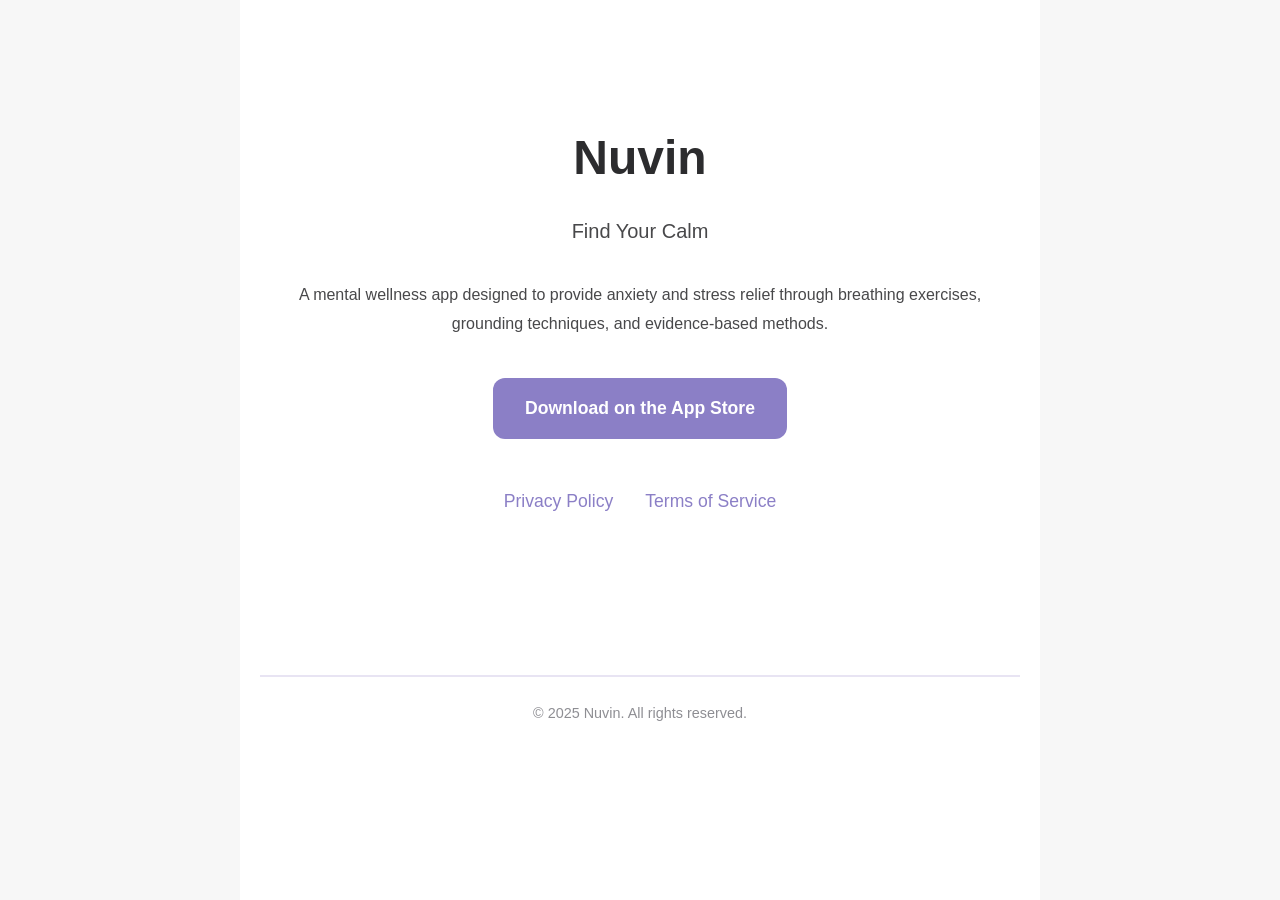
<file: docs/index.html>
<!DOCTYPE html>
<html lang="en">
<head>
    <meta charset="UTF-8">
    <meta name="viewport" content="width=device-width, initial-scale=1.0">
    <title>Nuvin - Find Your Calm</title>
    <link rel="stylesheet" href="style.css">
</head>
<body>
    <div class="container">
        <div class="hero">
            <h1>Nuvin</h1>
            <p class="subtitle">Find Your Calm</p>
            <p>A mental wellness app designed to provide anxiety and stress relief through breathing exercises, grounding techniques, and evidence-based methods.</p>

            <div style="margin-top: 40px;">
                <a href="#" class="cta-button">Download on the App Store</a>
            </div>

            <div class="links">
                <a href="privacy.html">Privacy Policy</a>
                <a href="terms.html">Terms of Service</a>
            </div>
        </div>

        <footer style="margin-top: 80px;">
            <p>&copy; 2025 Nuvin. All rights reserved.</p>
        </footer>
    </div>
</body>
</html>
</file>
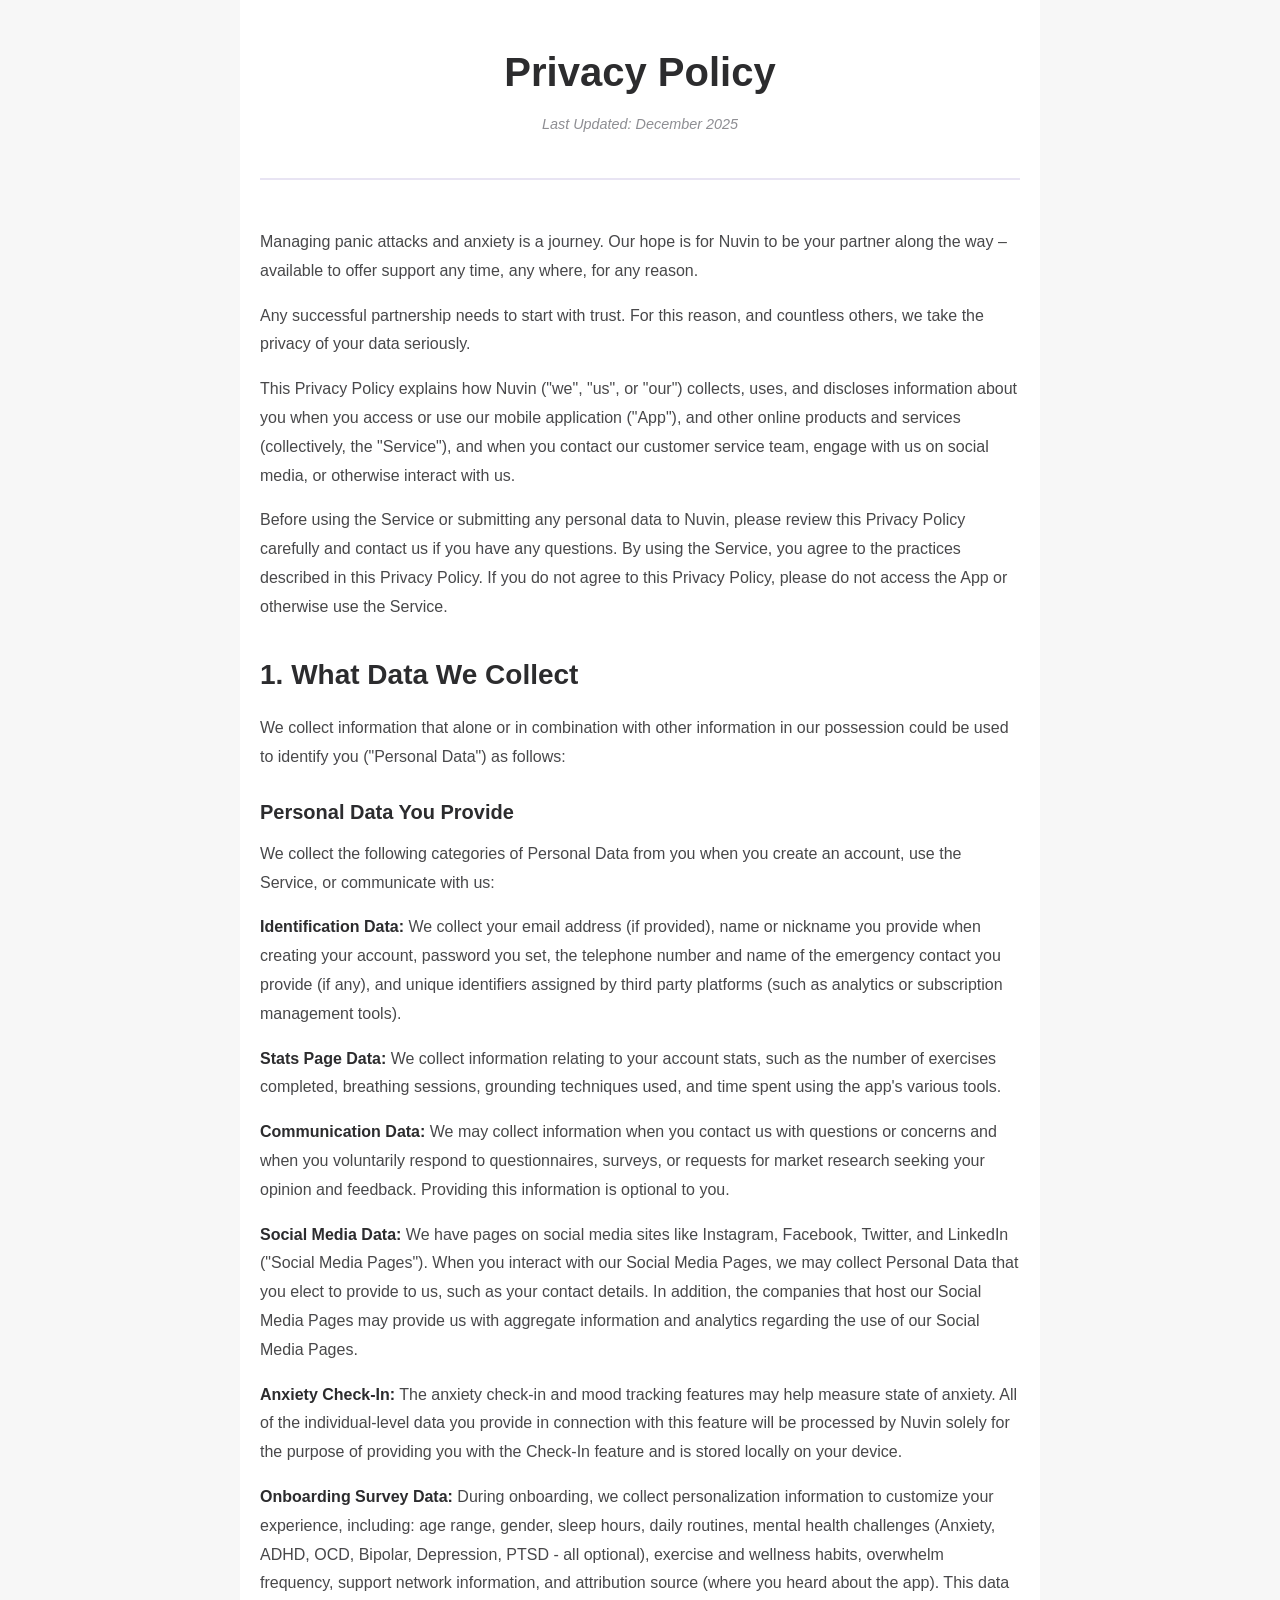
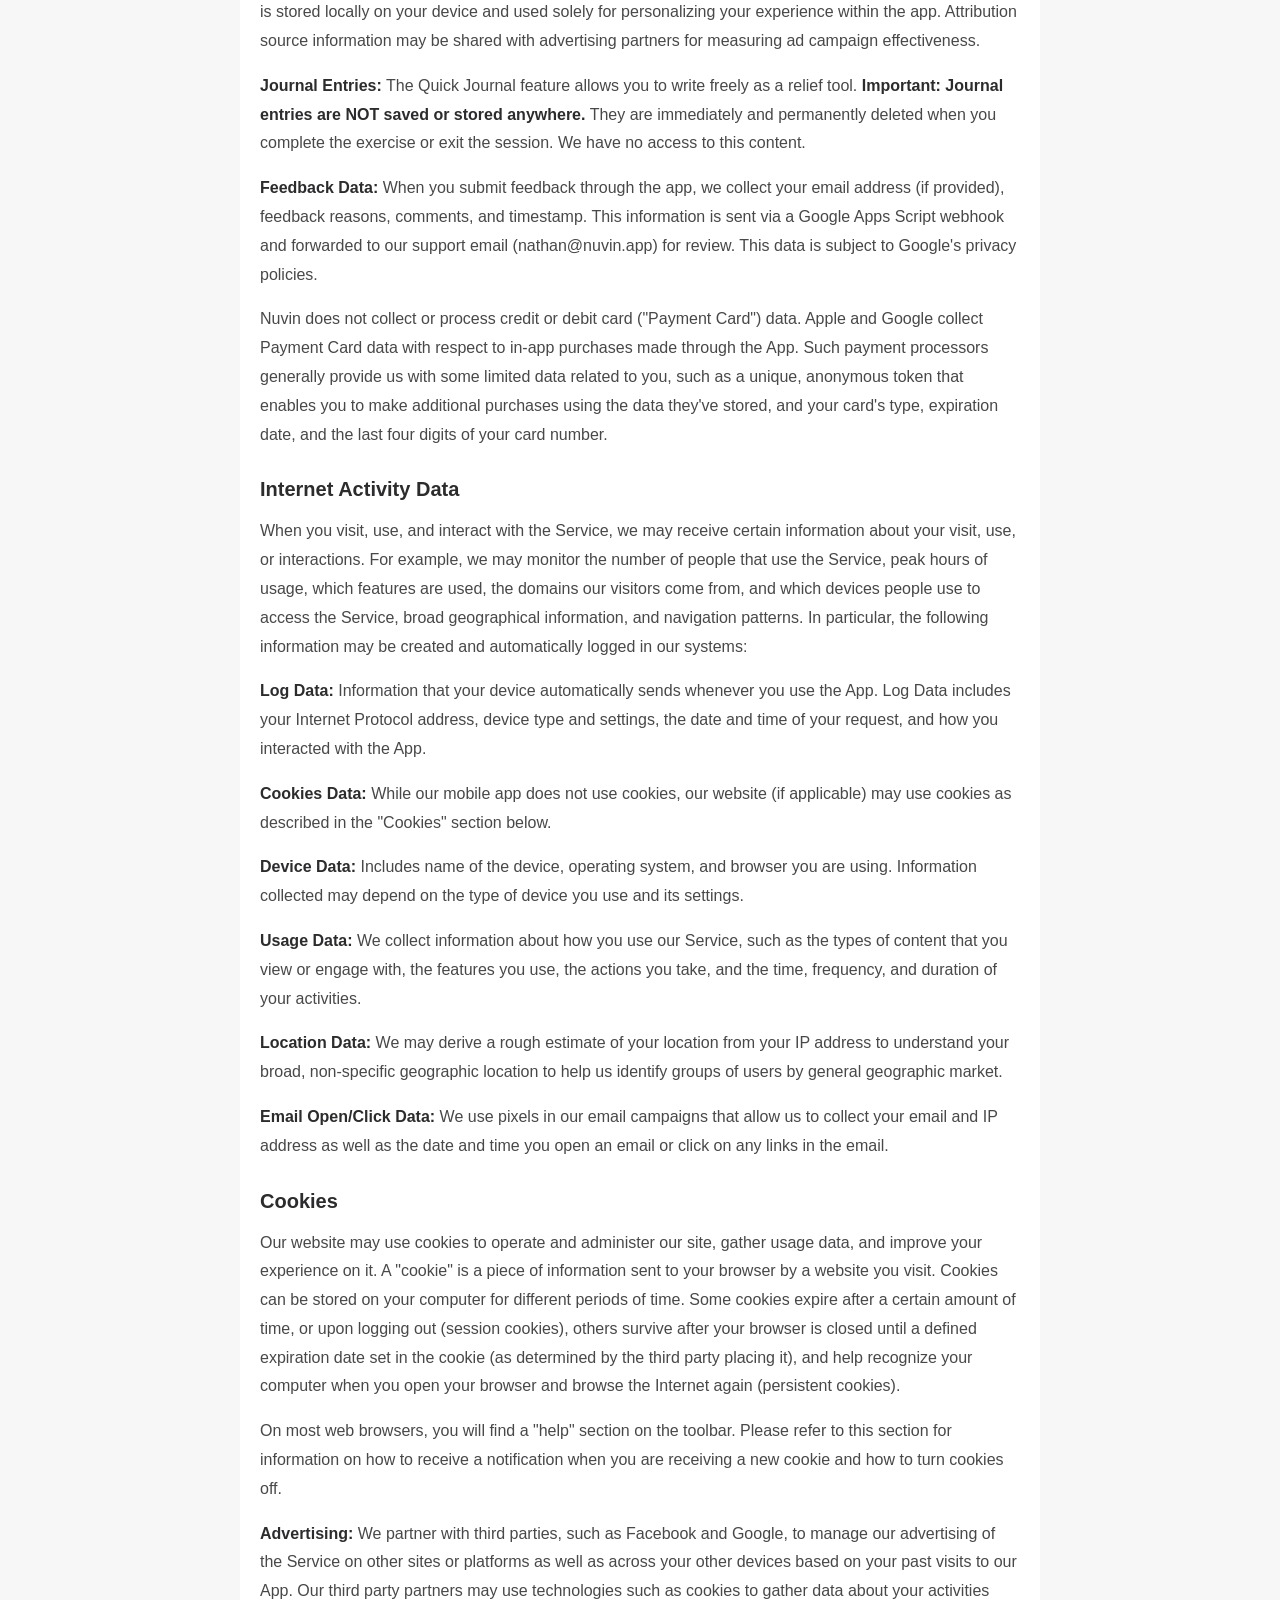
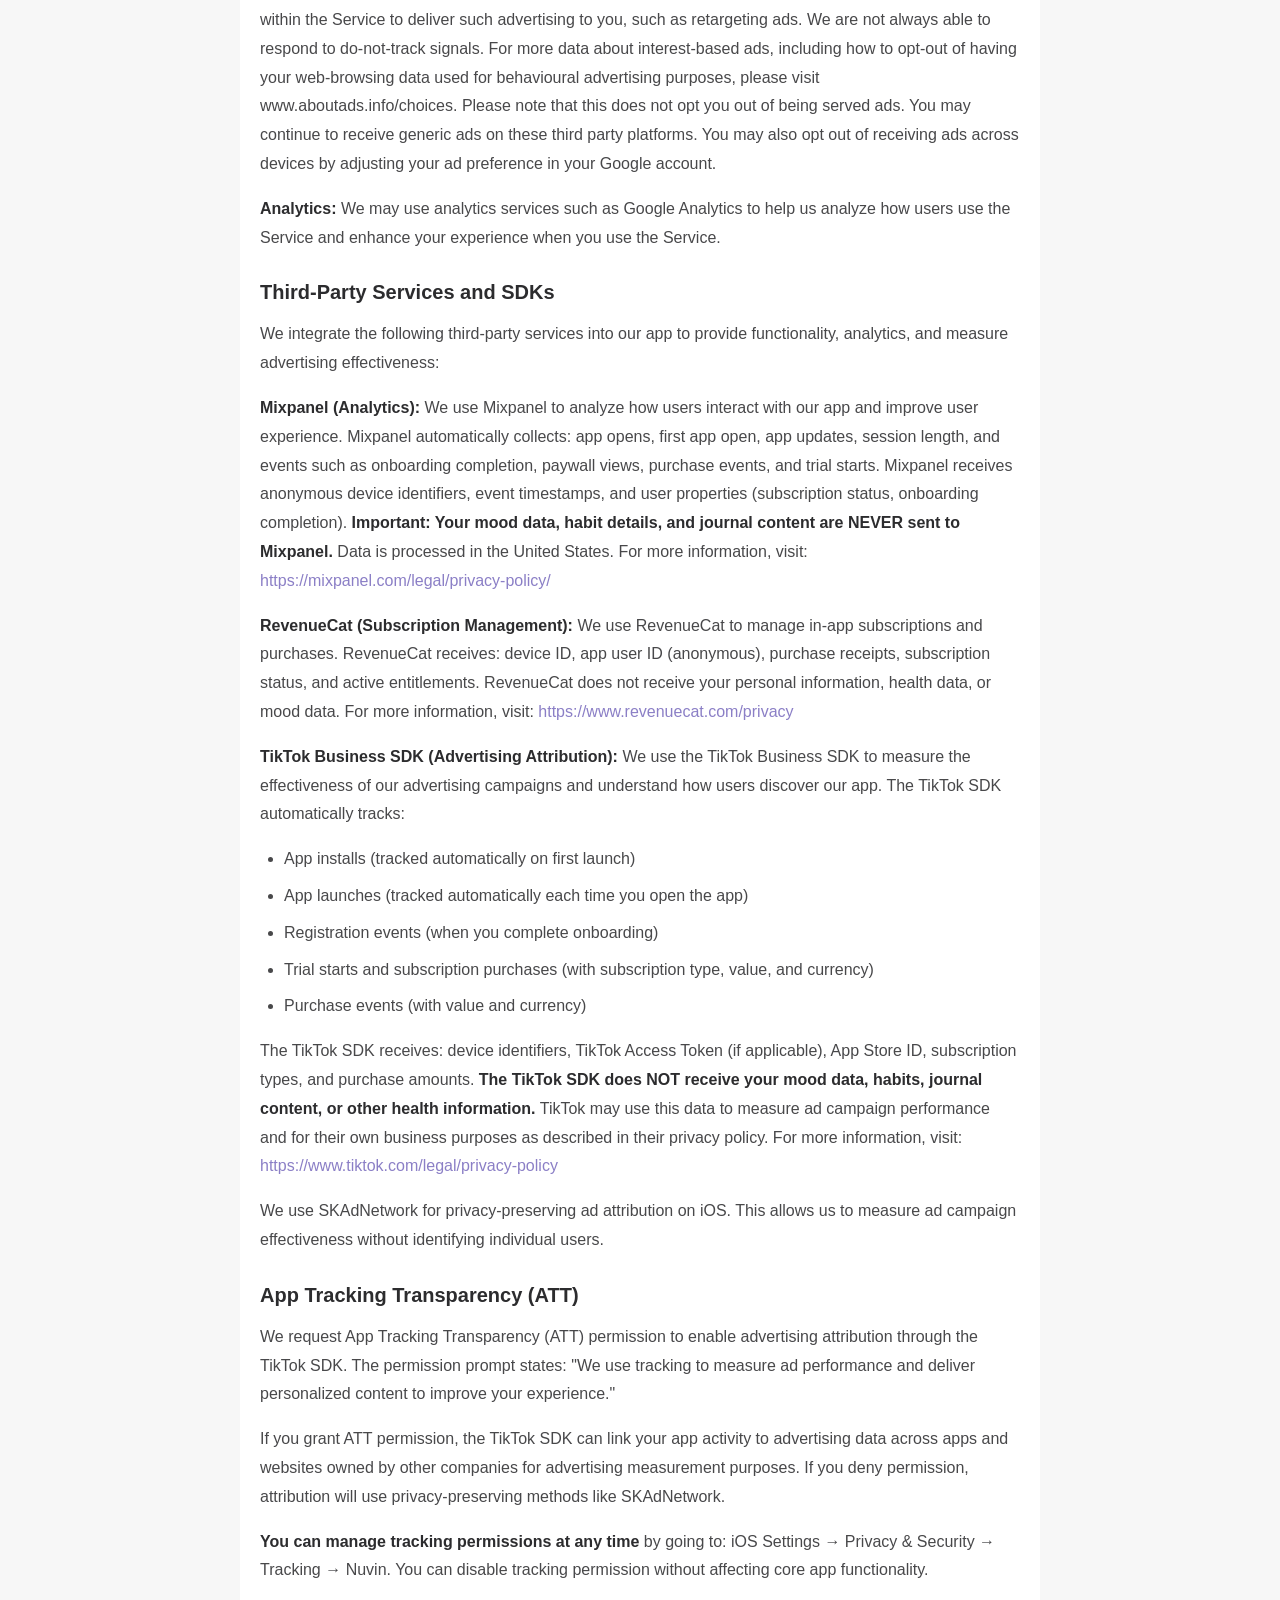
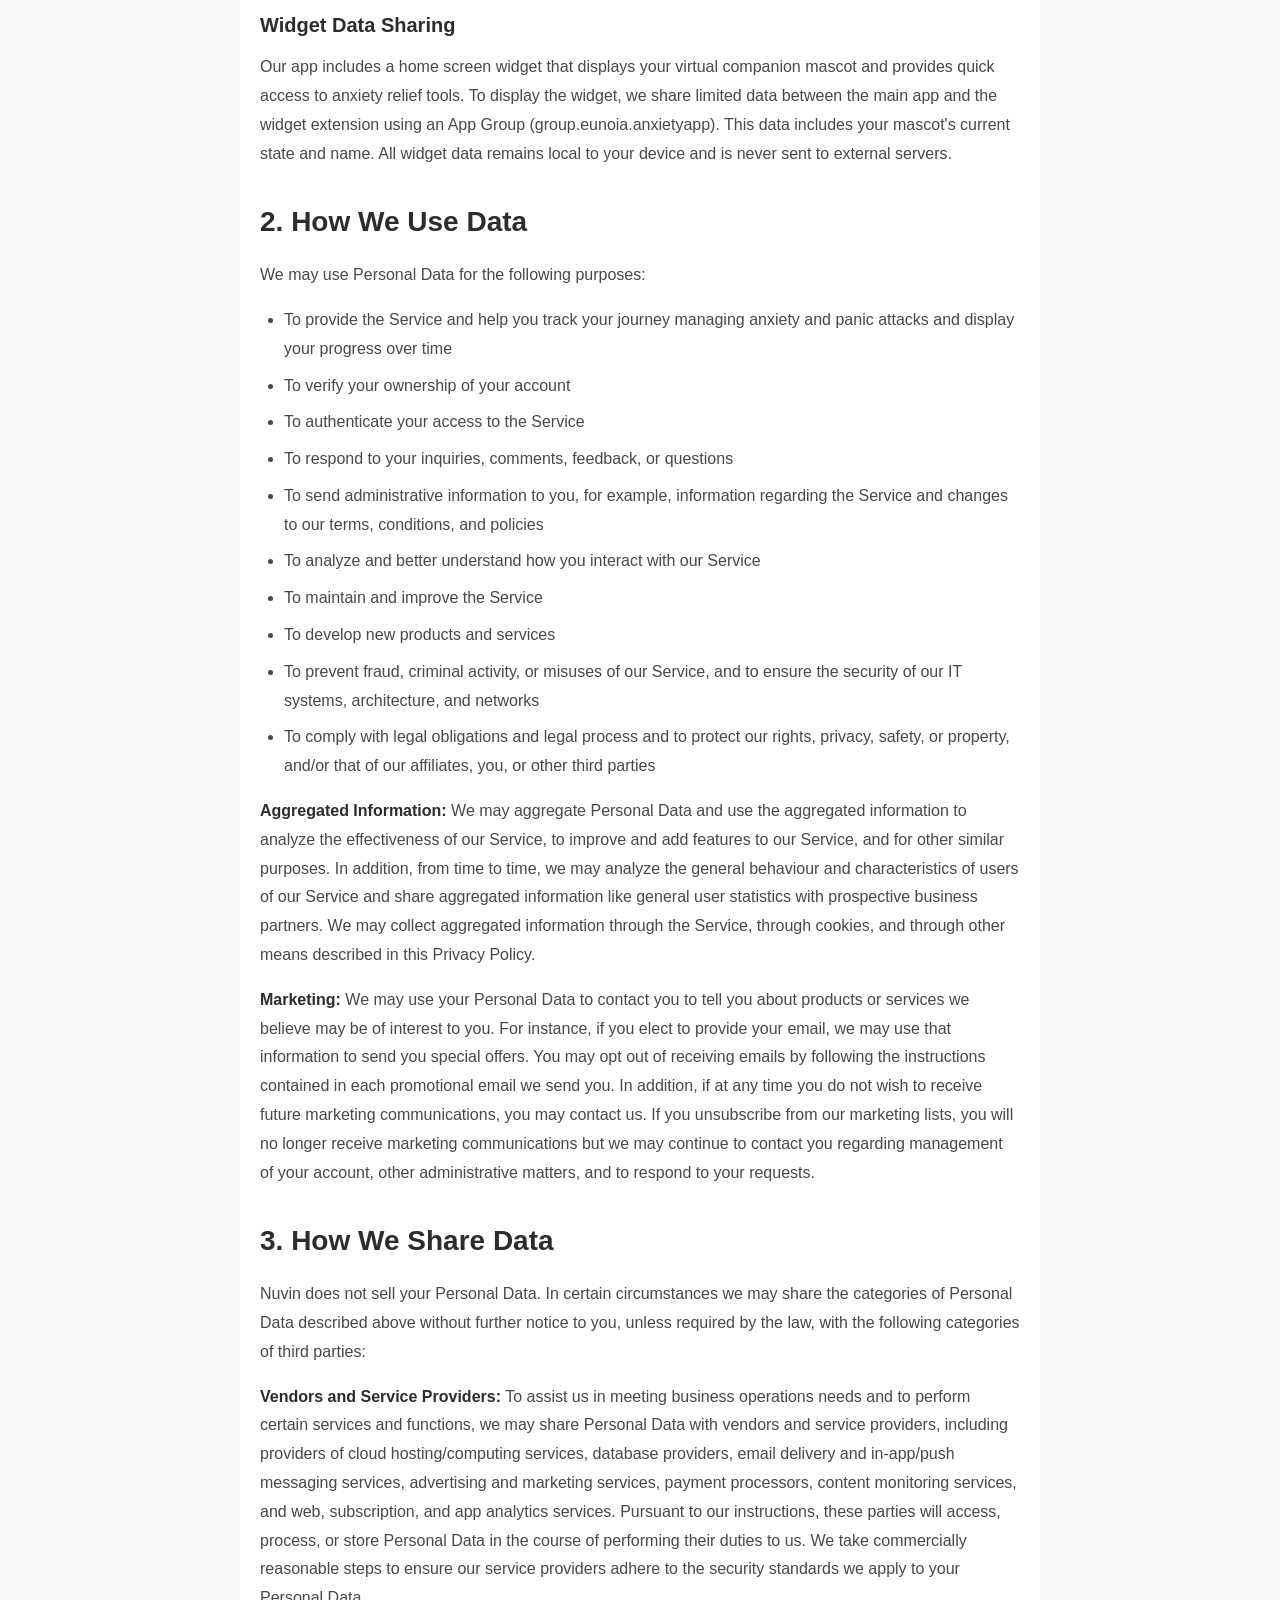
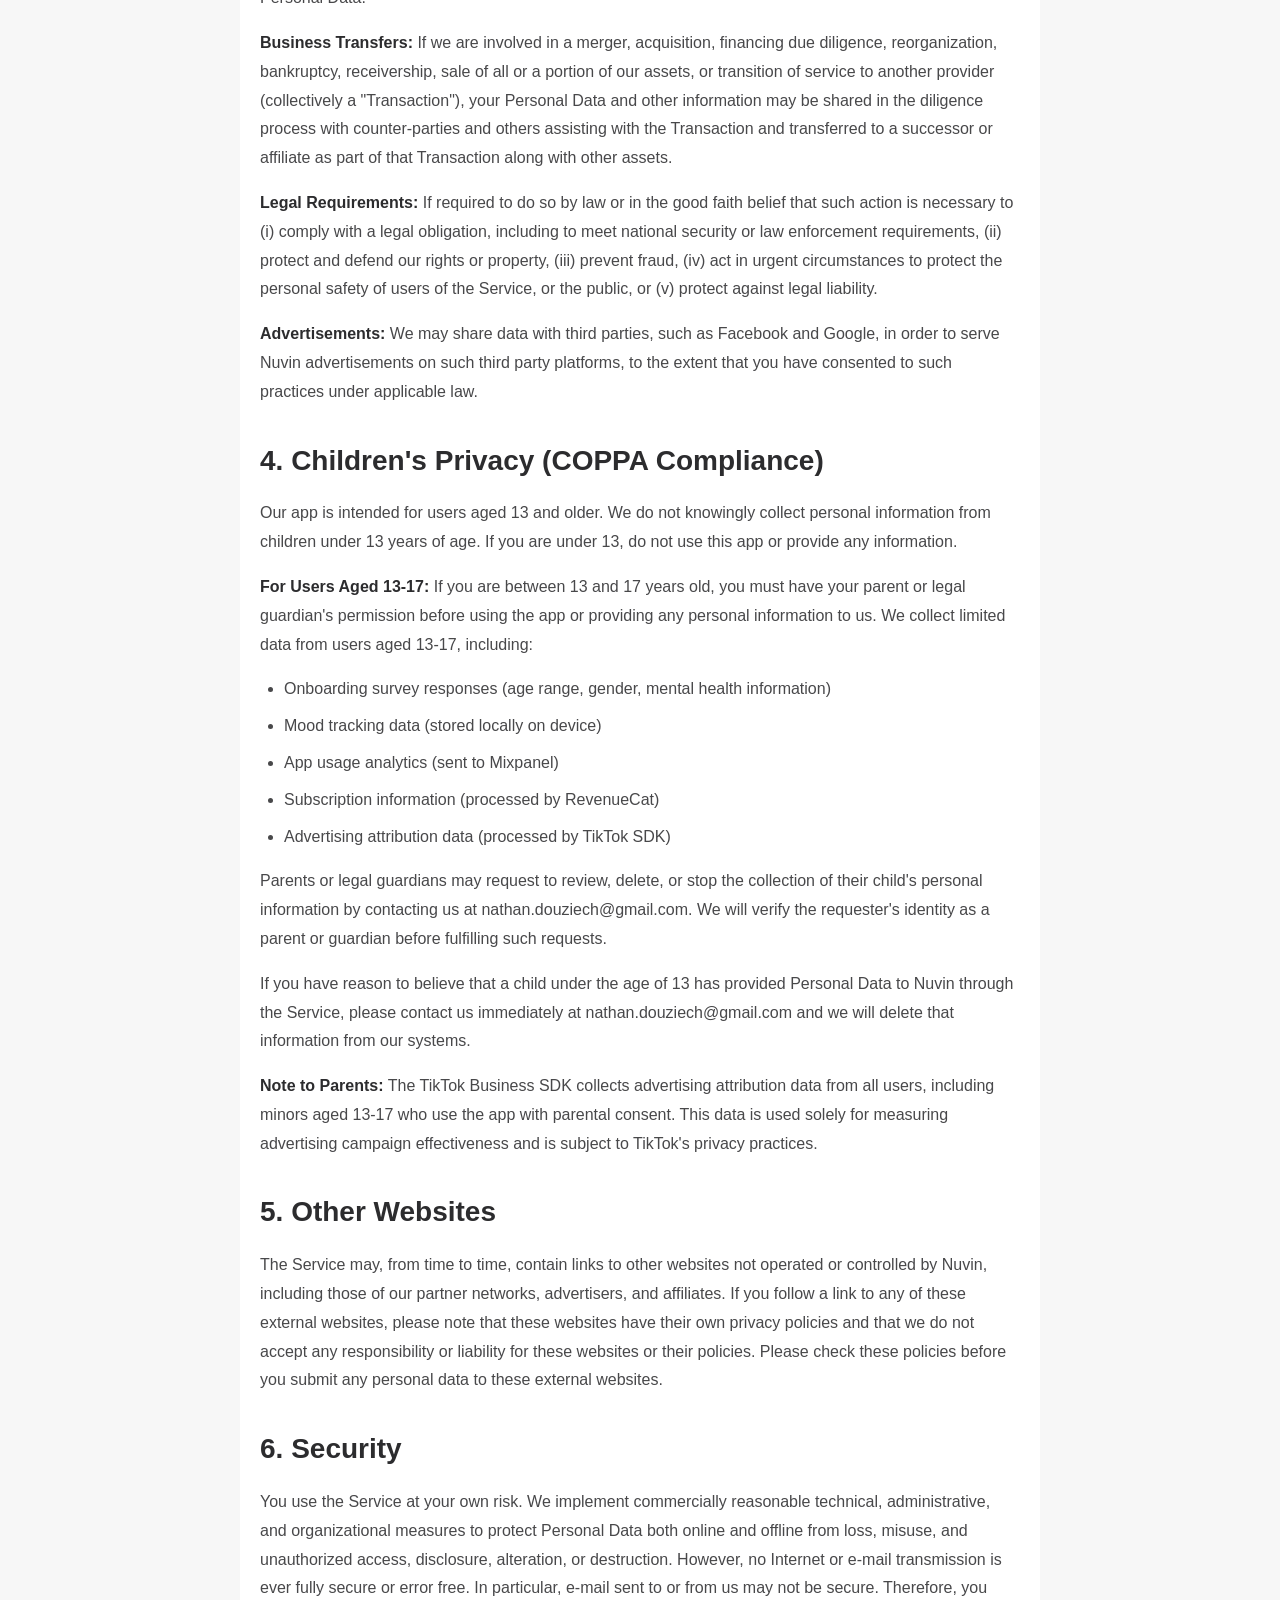
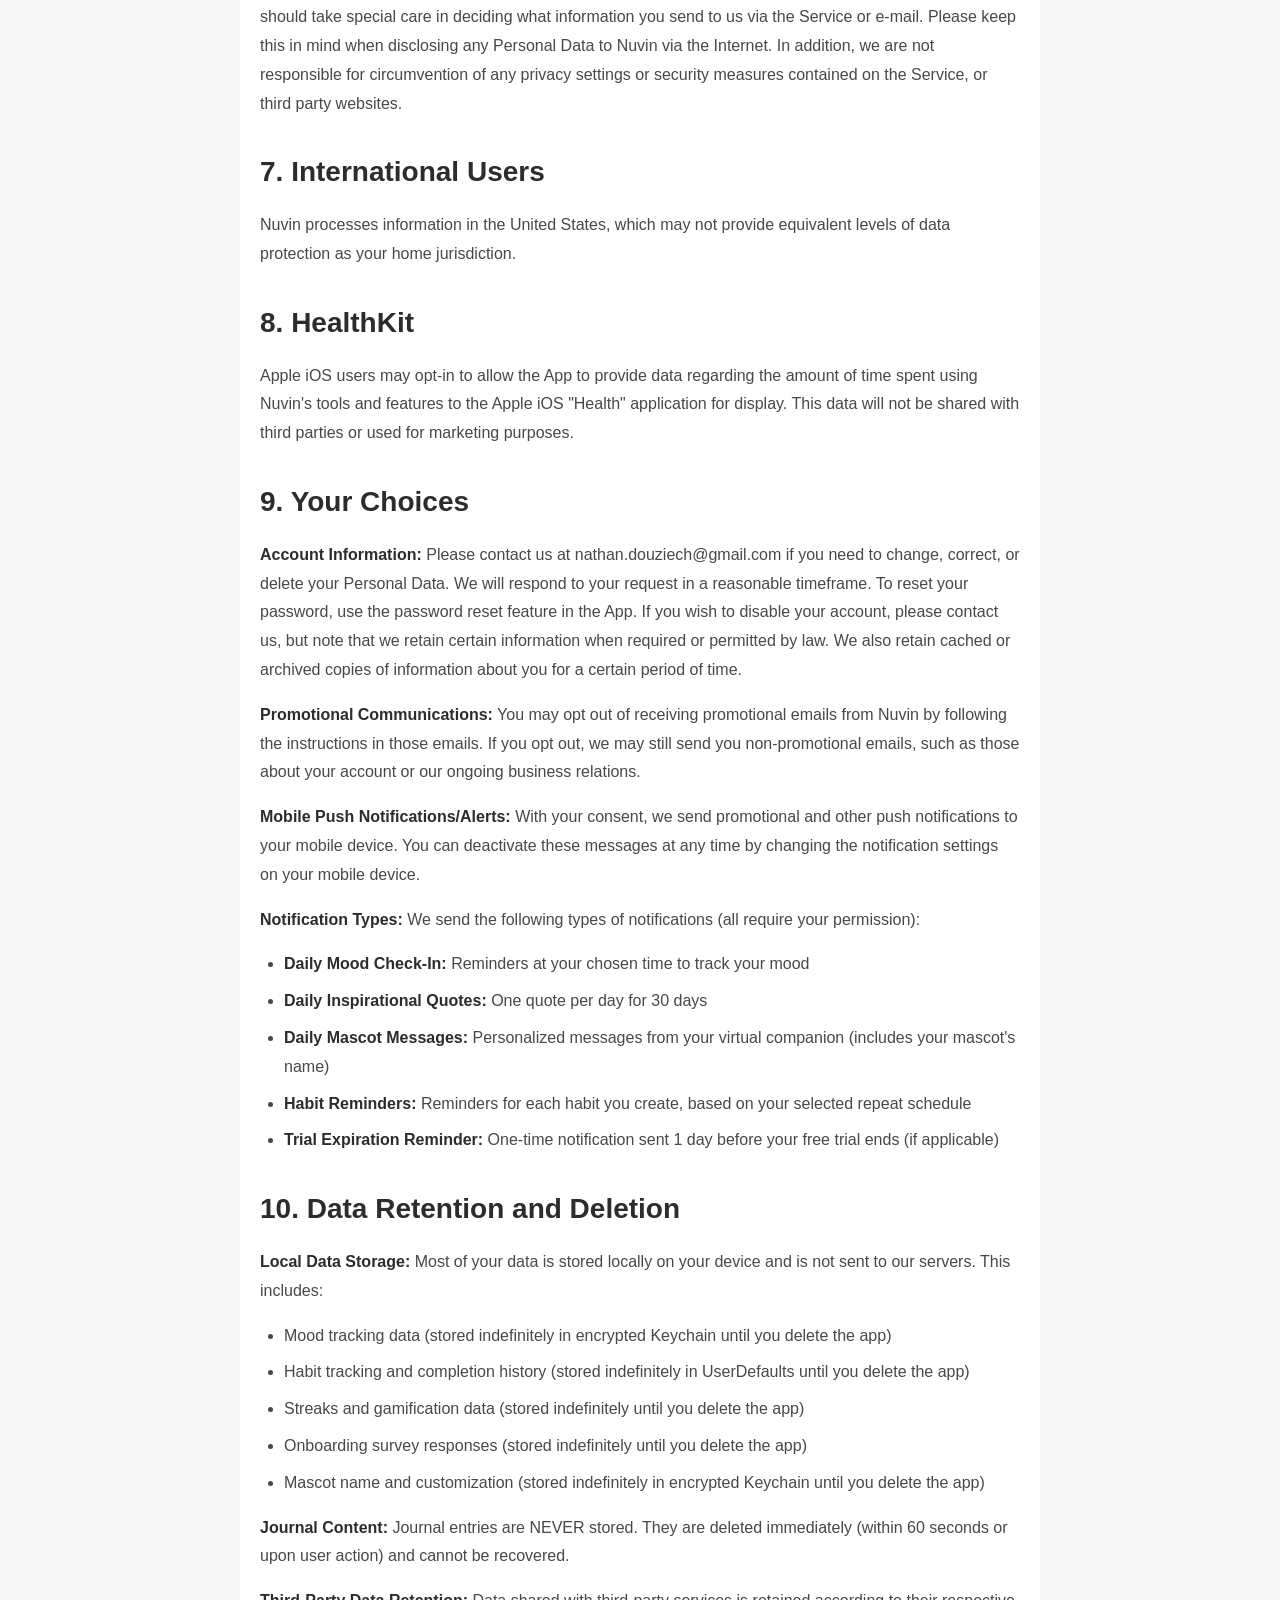
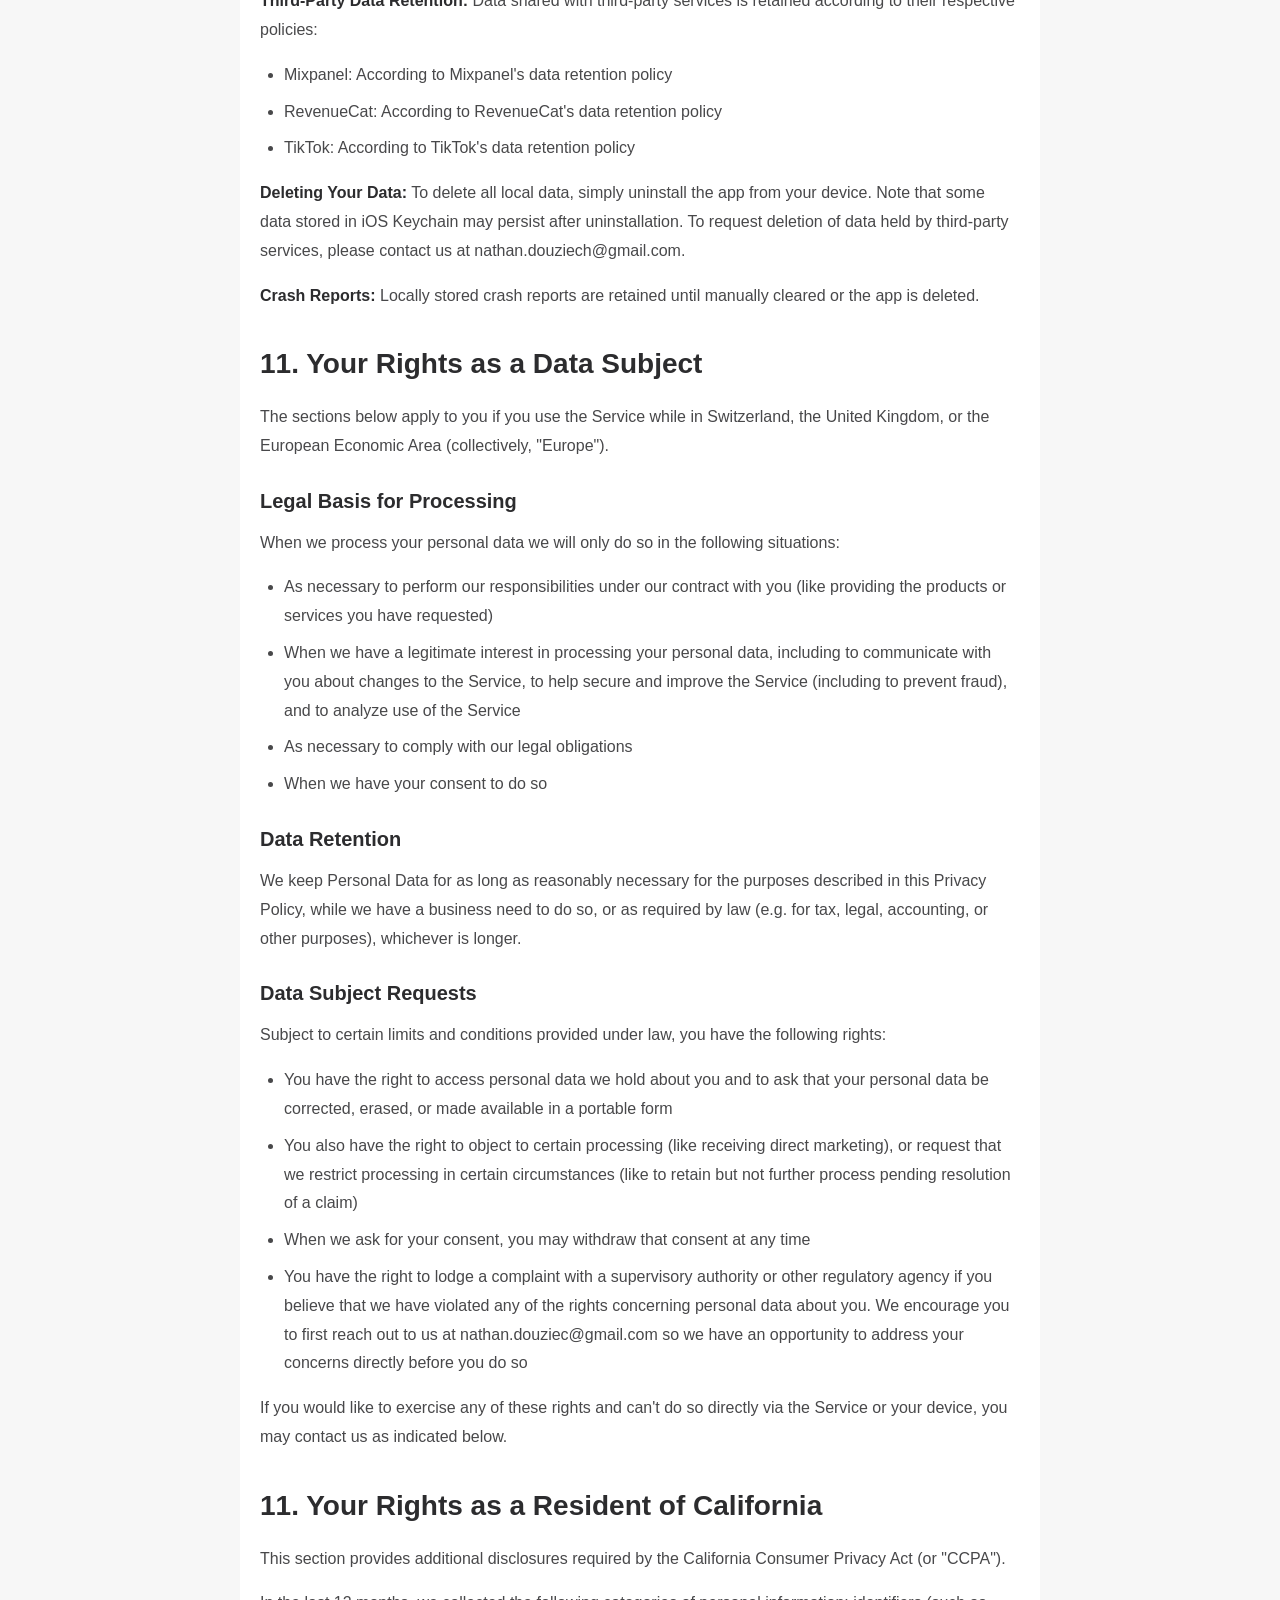
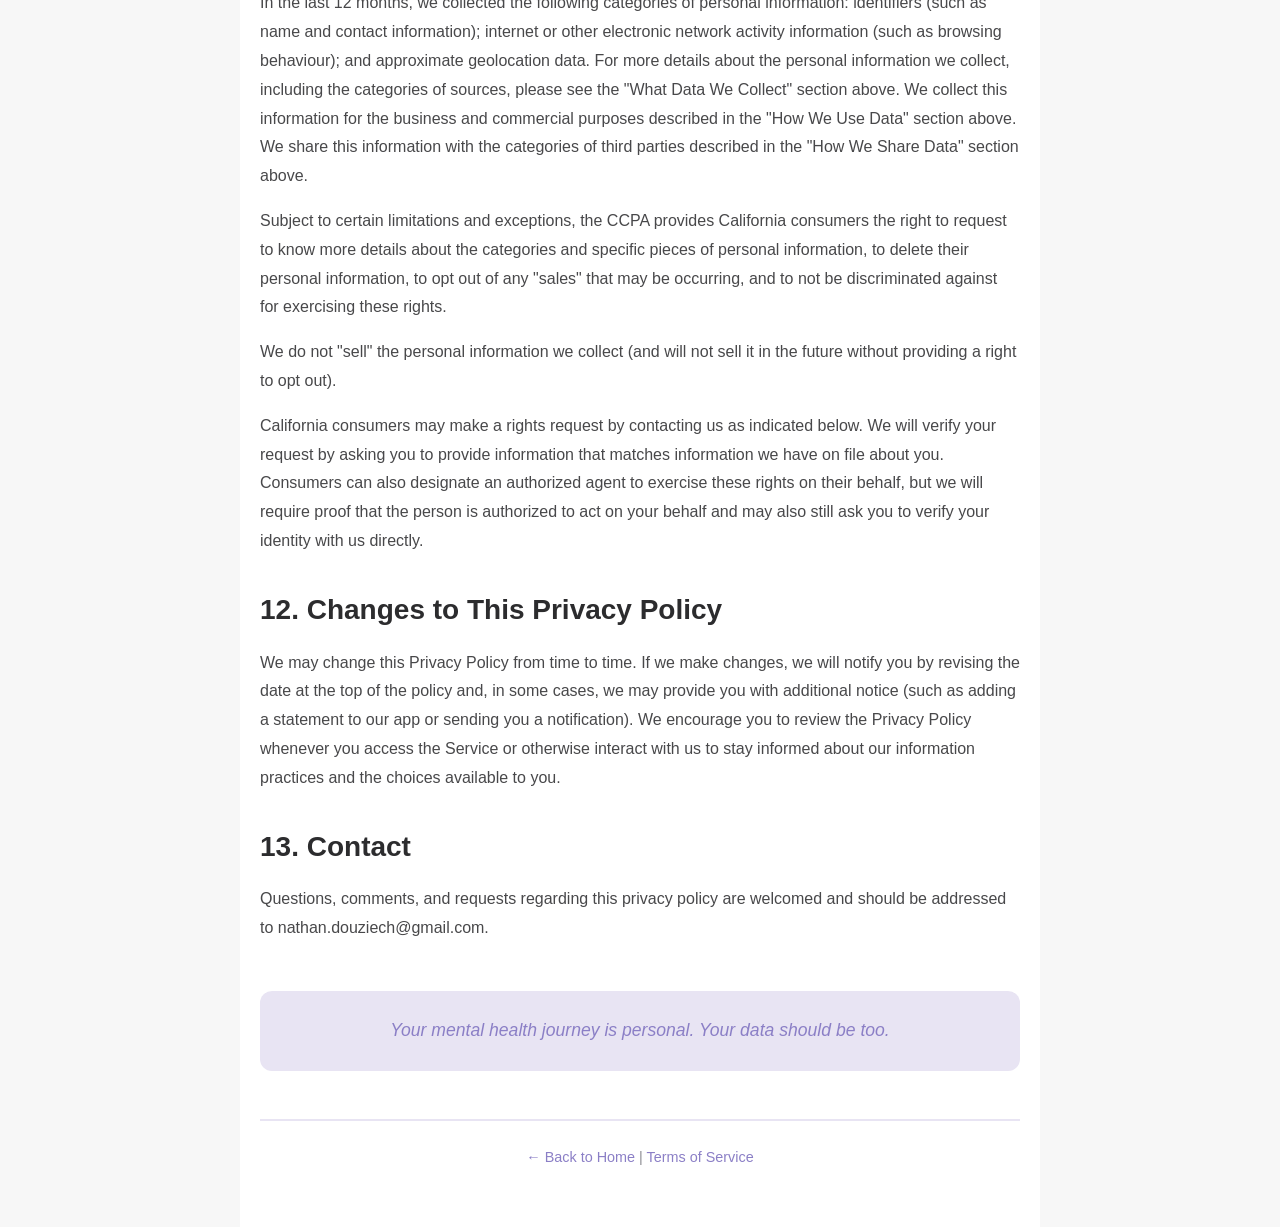
<file: docs/privacy.html>
<!DOCTYPE html>
<html lang="en">
<head>
    <meta charset="UTF-8">
    <meta name="viewport" content="width=device-width, initial-scale=1.0">
    <title>Privacy Policy - Nuvin</title>
    <link rel="stylesheet" href="style.css">
</head>
<body>
    <div class="container">
        <header>
            <h1>Privacy Policy</h1>
            <p class="last-updated">Last Updated: December 2025</p>
        </header>

        <main>
            <section>
                <p>Managing panic attacks and anxiety is a journey. Our hope is for Nuvin to be your partner along the way – available to offer support any time, any where, for any reason.</p>
                <p>Any successful partnership needs to start with trust. For this reason, and countless others, we take the privacy of your data seriously.</p>
                <p>This Privacy Policy explains how Nuvin ("we", "us", or "our") collects, uses, and discloses information about you when you access or use our mobile application ("App"), and other online products and services (collectively, the "Service"), and when you contact our customer service team, engage with us on social media, or otherwise interact with us.</p>
                <p>Before using the Service or submitting any personal data to Nuvin, please review this Privacy Policy carefully and contact us if you have any questions. By using the Service, you agree to the practices described in this Privacy Policy. If you do not agree to this Privacy Policy, please do not access the App or otherwise use the Service.</p>
            </section>

            <section>
                <h2>1. What Data We Collect</h2>
                <p>We collect information that alone or in combination with other information in our possession could be used to identify you ("Personal Data") as follows:</p>

                <h3>Personal Data You Provide</h3>
                <p>We collect the following categories of Personal Data from you when you create an account, use the Service, or communicate with us:</p>

                <p><strong>Identification Data:</strong> We collect your email address (if provided), name or nickname you provide when creating your account, password you set, the telephone number and name of the emergency contact you provide (if any), and unique identifiers assigned by third party platforms (such as analytics or subscription management tools).</p>

                <p><strong>Stats Page Data:</strong> We collect information relating to your account stats, such as the number of exercises completed, breathing sessions, grounding techniques used, and time spent using the app's various tools.</p>

                <p><strong>Communication Data:</strong> We may collect information when you contact us with questions or concerns and when you voluntarily respond to questionnaires, surveys, or requests for market research seeking your opinion and feedback. Providing this information is optional to you.</p>

                <p><strong>Social Media Data:</strong> We have pages on social media sites like Instagram, Facebook, Twitter, and LinkedIn ("Social Media Pages"). When you interact with our Social Media Pages, we may collect Personal Data that you elect to provide to us, such as your contact details. In addition, the companies that host our Social Media Pages may provide us with aggregate information and analytics regarding the use of our Social Media Pages.</p>

                <p><strong>Anxiety Check-In:</strong> The anxiety check-in and mood tracking features may help measure state of anxiety. All of the individual-level data you provide in connection with this feature will be processed by Nuvin solely for the purpose of providing you with the Check-In feature and is stored locally on your device.</p>

                <p><strong>Onboarding Survey Data:</strong> During onboarding, we collect personalization information to customize your experience, including: age range, gender, sleep hours, daily routines, mental health challenges (Anxiety, ADHD, OCD, Bipolar, Depression, PTSD - all optional), exercise and wellness habits, overwhelm frequency, support network information, and attribution source (where you heard about the app). This data is stored locally on your device and used solely for personalizing your experience within the app. Attribution source information may be shared with advertising partners for measuring ad campaign effectiveness.</p>

                <p><strong>Journal Entries:</strong> The Quick Journal feature allows you to write freely as a relief tool. <strong>Important: Journal entries are NOT saved or stored anywhere.</strong> They are immediately and permanently deleted when you complete the exercise or exit the session. We have no access to this content.</p>

                <p><strong>Feedback Data:</strong> When you submit feedback through the app, we collect your email address (if provided), feedback reasons, comments, and timestamp. This information is sent via a Google Apps Script webhook and forwarded to our support email (nathan@nuvin.app) for review. This data is subject to Google's privacy policies.</p>

                <p>Nuvin does not collect or process credit or debit card ("Payment Card") data. Apple and Google collect Payment Card data with respect to in-app purchases made through the App. Such payment processors generally provide us with some limited data related to you, such as a unique, anonymous token that enables you to make additional purchases using the data they've stored, and your card's type, expiration date, and the last four digits of your card number.</p>

                <h3>Internet Activity Data</h3>
                <p>When you visit, use, and interact with the Service, we may receive certain information about your visit, use, or interactions. For example, we may monitor the number of people that use the Service, peak hours of usage, which features are used, the domains our visitors come from, and which devices people use to access the Service, broad geographical information, and navigation patterns. In particular, the following information may be created and automatically logged in our systems:</p>

                <p><strong>Log Data:</strong> Information that your device automatically sends whenever you use the App. Log Data includes your Internet Protocol address, device type and settings, the date and time of your request, and how you interacted with the App.</p>

                <p><strong>Cookies Data:</strong> While our mobile app does not use cookies, our website (if applicable) may use cookies as described in the "Cookies" section below.</p>

                <p><strong>Device Data:</strong> Includes name of the device, operating system, and browser you are using. Information collected may depend on the type of device you use and its settings.</p>

                <p><strong>Usage Data:</strong> We collect information about how you use our Service, such as the types of content that you view or engage with, the features you use, the actions you take, and the time, frequency, and duration of your activities.</p>

                <p><strong>Location Data:</strong> We may derive a rough estimate of your location from your IP address to understand your broad, non-specific geographic location to help us identify groups of users by general geographic market.</p>

                <p><strong>Email Open/Click Data:</strong> We use pixels in our email campaigns that allow us to collect your email and IP address as well as the date and time you open an email or click on any links in the email.</p>

                <h3>Cookies</h3>
                <p>Our website may use cookies to operate and administer our site, gather usage data, and improve your experience on it. A "cookie" is a piece of information sent to your browser by a website you visit. Cookies can be stored on your computer for different periods of time. Some cookies expire after a certain amount of time, or upon logging out (session cookies), others survive after your browser is closed until a defined expiration date set in the cookie (as determined by the third party placing it), and help recognize your computer when you open your browser and browse the Internet again (persistent cookies).</p>

                <p>On most web browsers, you will find a "help" section on the toolbar. Please refer to this section for information on how to receive a notification when you are receiving a new cookie and how to turn cookies off.</p>

                <p><strong>Advertising:</strong> We partner with third parties, such as Facebook and Google, to manage our advertising of the Service on other sites or platforms as well as across your other devices based on your past visits to our App. Our third party partners may use technologies such as cookies to gather data about your activities within the Service to deliver such advertising to you, such as retargeting ads. We are not always able to respond to do-not-track signals. For more data about interest-based ads, including how to opt-out of having your web-browsing data used for behavioural advertising purposes, please visit www.aboutads.info/choices. Please note that this does not opt you out of being served ads. You may continue to receive generic ads on these third party platforms. You may also opt out of receiving ads across devices by adjusting your ad preference in your Google account.</p>

                <p><strong>Analytics:</strong> We may use analytics services such as Google Analytics to help us analyze how users use the Service and enhance your experience when you use the Service.</p>

                <h3>Third-Party Services and SDKs</h3>
                <p>We integrate the following third-party services into our app to provide functionality, analytics, and measure advertising effectiveness:</p>

                <p><strong>Mixpanel (Analytics):</strong> We use Mixpanel to analyze how users interact with our app and improve user experience. Mixpanel automatically collects: app opens, first app open, app updates, session length, and events such as onboarding completion, paywall views, purchase events, and trial starts. Mixpanel receives anonymous device identifiers, event timestamps, and user properties (subscription status, onboarding completion). <strong>Important: Your mood data, habit details, and journal content are NEVER sent to Mixpanel.</strong> Data is processed in the United States. For more information, visit: <a href="https://mixpanel.com/legal/privacy-policy/" target="_blank">https://mixpanel.com/legal/privacy-policy/</a></p>

                <p><strong>RevenueCat (Subscription Management):</strong> We use RevenueCat to manage in-app subscriptions and purchases. RevenueCat receives: device ID, app user ID (anonymous), purchase receipts, subscription status, and active entitlements. RevenueCat does not receive your personal information, health data, or mood data. For more information, visit: <a href="https://www.revenuecat.com/privacy" target="_blank">https://www.revenuecat.com/privacy</a></p>

                <p><strong>TikTok Business SDK (Advertising Attribution):</strong> We use the TikTok Business SDK to measure the effectiveness of our advertising campaigns and understand how users discover our app. The TikTok SDK automatically tracks:
                </p>
                <ul>
                    <li>App installs (tracked automatically on first launch)</li>
                    <li>App launches (tracked automatically each time you open the app)</li>
                    <li>Registration events (when you complete onboarding)</li>
                    <li>Trial starts and subscription purchases (with subscription type, value, and currency)</li>
                    <li>Purchase events (with value and currency)</li>
                </ul>
                <p>The TikTok SDK receives: device identifiers, TikTok Access Token (if applicable), App Store ID, subscription types, and purchase amounts. <strong>The TikTok SDK does NOT receive your mood data, habits, journal content, or other health information.</strong> TikTok may use this data to measure ad campaign performance and for their own business purposes as described in their privacy policy. For more information, visit: <a href="https://www.tiktok.com/legal/privacy-policy" target="_blank">https://www.tiktok.com/legal/privacy-policy</a></p>

                <p>We use SKAdNetwork for privacy-preserving ad attribution on iOS. This allows us to measure ad campaign effectiveness without identifying individual users.</p>

                <h3>App Tracking Transparency (ATT)</h3>
                <p>We request App Tracking Transparency (ATT) permission to enable advertising attribution through the TikTok SDK. The permission prompt states: "We use tracking to measure ad performance and deliver personalized content to improve your experience."</p>

                <p>If you grant ATT permission, the TikTok SDK can link your app activity to advertising data across apps and websites owned by other companies for advertising measurement purposes. If you deny permission, attribution will use privacy-preserving methods like SKAdNetwork.</p>

                <p><strong>You can manage tracking permissions at any time</strong> by going to: iOS Settings → Privacy & Security → Tracking → Nuvin. You can disable tracking permission without affecting core app functionality.</p>

                <h3>Widget Data Sharing</h3>
                <p>Our app includes a home screen widget that displays your virtual companion mascot and provides quick access to anxiety relief tools. To display the widget, we share limited data between the main app and the widget extension using an App Group (group.eunoia.anxietyapp). This data includes your mascot's current state and name. All widget data remains local to your device and is never sent to external servers.</p>
            </section>

            <section>
                <h2>2. How We Use Data</h2>
                <p>We may use Personal Data for the following purposes:</p>
                <ul>
                    <li>To provide the Service and help you track your journey managing anxiety and panic attacks and display your progress over time</li>
                    <li>To verify your ownership of your account</li>
                    <li>To authenticate your access to the Service</li>
                    <li>To respond to your inquiries, comments, feedback, or questions</li>
                    <li>To send administrative information to you, for example, information regarding the Service and changes to our terms, conditions, and policies</li>
                    <li>To analyze and better understand how you interact with our Service</li>
                    <li>To maintain and improve the Service</li>
                    <li>To develop new products and services</li>
                    <li>To prevent fraud, criminal activity, or misuses of our Service, and to ensure the security of our IT systems, architecture, and networks</li>
                    <li>To comply with legal obligations and legal process and to protect our rights, privacy, safety, or property, and/or that of our affiliates, you, or other third parties</li>
                </ul>

                <p><strong>Aggregated Information:</strong> We may aggregate Personal Data and use the aggregated information to analyze the effectiveness of our Service, to improve and add features to our Service, and for other similar purposes. In addition, from time to time, we may analyze the general behaviour and characteristics of users of our Service and share aggregated information like general user statistics with prospective business partners. We may collect aggregated information through the Service, through cookies, and through other means described in this Privacy Policy.</p>

                <p><strong>Marketing:</strong> We may use your Personal Data to contact you to tell you about products or services we believe may be of interest to you. For instance, if you elect to provide your email, we may use that information to send you special offers. You may opt out of receiving emails by following the instructions contained in each promotional email we send you. In addition, if at any time you do not wish to receive future marketing communications, you may contact us. If you unsubscribe from our marketing lists, you will no longer receive marketing communications but we may continue to contact you regarding management of your account, other administrative matters, and to respond to your requests.</p>
            </section>

            <section>
                <h2>3. How We Share Data</h2>
                <p>Nuvin does not sell your Personal Data. In certain circumstances we may share the categories of Personal Data described above without further notice to you, unless required by the law, with the following categories of third parties:</p>

                <p><strong>Vendors and Service Providers:</strong> To assist us in meeting business operations needs and to perform certain services and functions, we may share Personal Data with vendors and service providers, including providers of cloud hosting/computing services, database providers, email delivery and in-app/push messaging services, advertising and marketing services, payment processors, content monitoring services, and web, subscription, and app analytics services. Pursuant to our instructions, these parties will access, process, or store Personal Data in the course of performing their duties to us. We take commercially reasonable steps to ensure our service providers adhere to the security standards we apply to your Personal Data.</p>

                <p><strong>Business Transfers:</strong> If we are involved in a merger, acquisition, financing due diligence, reorganization, bankruptcy, receivership, sale of all or a portion of our assets, or transition of service to another provider (collectively a "Transaction"), your Personal Data and other information may be shared in the diligence process with counter-parties and others assisting with the Transaction and transferred to a successor or affiliate as part of that Transaction along with other assets.</p>

                <p><strong>Legal Requirements:</strong> If required to do so by law or in the good faith belief that such action is necessary to (i) comply with a legal obligation, including to meet national security or law enforcement requirements, (ii) protect and defend our rights or property, (iii) prevent fraud, (iv) act in urgent circumstances to protect the personal safety of users of the Service, or the public, or (v) protect against legal liability.</p>

                <p><strong>Advertisements:</strong> We may share data with third parties, such as Facebook and Google, in order to serve Nuvin advertisements on such third party platforms, to the extent that you have consented to such practices under applicable law.</p>
            </section>

            <section>
                <h2>4. Children's Privacy (COPPA Compliance)</h2>
                <p>Our app is intended for users aged 13 and older. We do not knowingly collect personal information from children under 13 years of age. If you are under 13, do not use this app or provide any information.</p>

                <p><strong>For Users Aged 13-17:</strong> If you are between 13 and 17 years old, you must have your parent or legal guardian's permission before using the app or providing any personal information to us. We collect limited data from users aged 13-17, including:</p>
                <ul>
                    <li>Onboarding survey responses (age range, gender, mental health information)</li>
                    <li>Mood tracking data (stored locally on device)</li>
                    <li>App usage analytics (sent to Mixpanel)</li>
                    <li>Subscription information (processed by RevenueCat)</li>
                    <li>Advertising attribution data (processed by TikTok SDK)</li>
                </ul>

                <p>Parents or legal guardians may request to review, delete, or stop the collection of their child's personal information by contacting us at nathan.douziech@gmail.com. We will verify the requester's identity as a parent or guardian before fulfilling such requests.</p>

                <p>If you have reason to believe that a child under the age of 13 has provided Personal Data to Nuvin through the Service, please contact us immediately at nathan.douziech@gmail.com and we will delete that information from our systems.</p>

                <p><strong>Note to Parents:</strong> The TikTok Business SDK collects advertising attribution data from all users, including minors aged 13-17 who use the app with parental consent. This data is used solely for measuring advertising campaign effectiveness and is subject to TikTok's privacy practices.</p>
            </section>

            <section>
                <h2>5. Other Websites</h2>
                <p>The Service may, from time to time, contain links to other websites not operated or controlled by Nuvin, including those of our partner networks, advertisers, and affiliates. If you follow a link to any of these external websites, please note that these websites have their own privacy policies and that we do not accept any responsibility or liability for these websites or their policies. Please check these policies before you submit any personal data to these external websites.</p>
            </section>

            <section>
                <h2>6. Security</h2>
                <p>You use the Service at your own risk. We implement commercially reasonable technical, administrative, and organizational measures to protect Personal Data both online and offline from loss, misuse, and unauthorized access, disclosure, alteration, or destruction. However, no Internet or e-mail transmission is ever fully secure or error free. In particular, e-mail sent to or from us may not be secure. Therefore, you should take special care in deciding what information you send to us via the Service or e-mail. Please keep this in mind when disclosing any Personal Data to Nuvin via the Internet. In addition, we are not responsible for circumvention of any privacy settings or security measures contained on the Service, or third party websites.</p>
            </section>

            <section>
                <h2>7. International Users</h2>
                <p>Nuvin processes information in the United States, which may not provide equivalent levels of data protection as your home jurisdiction.</p>
            </section>

            <section>
                <h2>8. HealthKit</h2>
                <p>Apple iOS users may opt-in to allow the App to provide data regarding the amount of time spent using Nuvin's tools and features to the Apple iOS "Health" application for display. This data will not be shared with third parties or used for marketing purposes.</p>
            </section>

            <section>
                <h2>9. Your Choices</h2>
                <p><strong>Account Information:</strong> Please contact us at nathan.douziech@gmail.com if you need to change, correct, or delete your Personal Data. We will respond to your request in a reasonable timeframe. To reset your password, use the password reset feature in the App. If you wish to disable your account, please contact us, but note that we retain certain information when required or permitted by law. We also retain cached or archived copies of information about you for a certain period of time.</p>

                <p><strong>Promotional Communications:</strong> You may opt out of receiving promotional emails from Nuvin by following the instructions in those emails. If you opt out, we may still send you non-promotional emails, such as those about your account or our ongoing business relations.</p>

                <p><strong>Mobile Push Notifications/Alerts:</strong> With your consent, we send promotional and other push notifications to your mobile device. You can deactivate these messages at any time by changing the notification settings on your mobile device.</p>

                <p><strong>Notification Types:</strong> We send the following types of notifications (all require your permission):</p>
                <ul>
                    <li><strong>Daily Mood Check-In:</strong> Reminders at your chosen time to track your mood</li>
                    <li><strong>Daily Inspirational Quotes:</strong> One quote per day for 30 days</li>
                    <li><strong>Daily Mascot Messages:</strong> Personalized messages from your virtual companion (includes your mascot's name)</li>
                    <li><strong>Habit Reminders:</strong> Reminders for each habit you create, based on your selected repeat schedule</li>
                    <li><strong>Trial Expiration Reminder:</strong> One-time notification sent 1 day before your free trial ends (if applicable)</li>
                </ul>
            </section>

            <section>
                <h2>10. Data Retention and Deletion</h2>
                <p><strong>Local Data Storage:</strong> Most of your data is stored locally on your device and is not sent to our servers. This includes:</p>
                <ul>
                    <li>Mood tracking data (stored indefinitely in encrypted Keychain until you delete the app)</li>
                    <li>Habit tracking and completion history (stored indefinitely in UserDefaults until you delete the app)</li>
                    <li>Streaks and gamification data (stored indefinitely until you delete the app)</li>
                    <li>Onboarding survey responses (stored indefinitely until you delete the app)</li>
                    <li>Mascot name and customization (stored indefinitely in encrypted Keychain until you delete the app)</li>
                </ul>

                <p><strong>Journal Content:</strong> Journal entries are NEVER stored. They are deleted immediately (within 60 seconds or upon user action) and cannot be recovered.</p>

                <p><strong>Third-Party Data Retention:</strong> Data shared with third-party services is retained according to their respective policies:</p>
                <ul>
                    <li>Mixpanel: According to Mixpanel's data retention policy</li>
                    <li>RevenueCat: According to RevenueCat's data retention policy</li>
                    <li>TikTok: According to TikTok's data retention policy</li>
                </ul>

                <p><strong>Deleting Your Data:</strong> To delete all local data, simply uninstall the app from your device. Note that some data stored in iOS Keychain may persist after uninstallation. To request deletion of data held by third-party services, please contact us at nathan.douziech@gmail.com.</p>

                <p><strong>Crash Reports:</strong> Locally stored crash reports are retained until manually cleared or the app is deleted.</p>
            </section>

            <section>
                <h2>11. Your Rights as a Data Subject</h2>
                <p>The sections below apply to you if you use the Service while in Switzerland, the United Kingdom, or the European Economic Area (collectively, "Europe").</p>

                <h3>Legal Basis for Processing</h3>
                <p>When we process your personal data we will only do so in the following situations:</p>
                <ul>
                    <li>As necessary to perform our responsibilities under our contract with you (like providing the products or services you have requested)</li>
                    <li>When we have a legitimate interest in processing your personal data, including to communicate with you about changes to the Service, to help secure and improve the Service (including to prevent fraud), and to analyze use of the Service</li>
                    <li>As necessary to comply with our legal obligations</li>
                    <li>When we have your consent to do so</li>
                </ul>

                <h3>Data Retention</h3>
                <p>We keep Personal Data for as long as reasonably necessary for the purposes described in this Privacy Policy, while we have a business need to do so, or as required by law (e.g. for tax, legal, accounting, or other purposes), whichever is longer.</p>

                <h3>Data Subject Requests</h3>
                <p>Subject to certain limits and conditions provided under law, you have the following rights:</p>
                <ul>
                    <li>You have the right to access personal data we hold about you and to ask that your personal data be corrected, erased, or made available in a portable form</li>
                    <li>You also have the right to object to certain processing (like receiving direct marketing), or request that we restrict processing in certain circumstances (like to retain but not further process pending resolution of a claim)</li>
                    <li>When we ask for your consent, you may withdraw that consent at any time</li>
                    <li>You have the right to lodge a complaint with a supervisory authority or other regulatory agency if you believe that we have violated any of the rights concerning personal data about you. We encourage you to first reach out to us at nathan.douziec@gmail.com so we have an opportunity to address your concerns directly before you do so</li>
                </ul>
                <p>If you would like to exercise any of these rights and can't do so directly via the Service or your device, you may contact us as indicated below.</p>
            </section>

            <section>
                <h2>11. Your Rights as a Resident of California</h2>
                <p>This section provides additional disclosures required by the California Consumer Privacy Act (or "CCPA").</p>
                <p>In the last 12 months, we collected the following categories of personal information: identifiers (such as name and contact information); internet or other electronic network activity information (such as browsing behaviour); and approximate geolocation data. For more details about the personal information we collect, including the categories of sources, please see the "What Data We Collect" section above. We collect this information for the business and commercial purposes described in the "How We Use Data" section above. We share this information with the categories of third parties described in the "How We Share Data" section above.</p>
                <p>Subject to certain limitations and exceptions, the CCPA provides California consumers the right to request to know more details about the categories and specific pieces of personal information, to delete their personal information, to opt out of any "sales" that may be occurring, and to not be discriminated against for exercising these rights.</p>
                <p>We do not "sell" the personal information we collect (and will not sell it in the future without providing a right to opt out).</p>
                <p>California consumers may make a rights request by contacting us as indicated below. We will verify your request by asking you to provide information that matches information we have on file about you. Consumers can also designate an authorized agent to exercise these rights on their behalf, but we will require proof that the person is authorized to act on your behalf and may also still ask you to verify your identity with us directly.</p>
            </section>

            <section>
                <h2>12. Changes to This Privacy Policy</h2>
                <p>We may change this Privacy Policy from time to time. If we make changes, we will notify you by revising the date at the top of the policy and, in some cases, we may provide you with additional notice (such as adding a statement to our app or sending you a notification). We encourage you to review the Privacy Policy whenever you access the Service or otherwise interact with us to stay informed about our information practices and the choices available to you.</p>
            </section>

            <section>
                <h2>13. Contact</h2>
                <p>Questions, comments, and requests regarding this privacy policy are welcomed and should be addressed to nathan.douziech@gmail.com.</p>
            </section>

            <div class="tagline">
                <p><em>Your mental health journey is personal. Your data should be too.</em></p>
            </div>
        </main>

        <footer>
            <p><a href="index.html">← Back to Home</a> | <a href="terms.html">Terms of Service</a></p>
        </footer>
    </div>
</body>
</html>
</file>
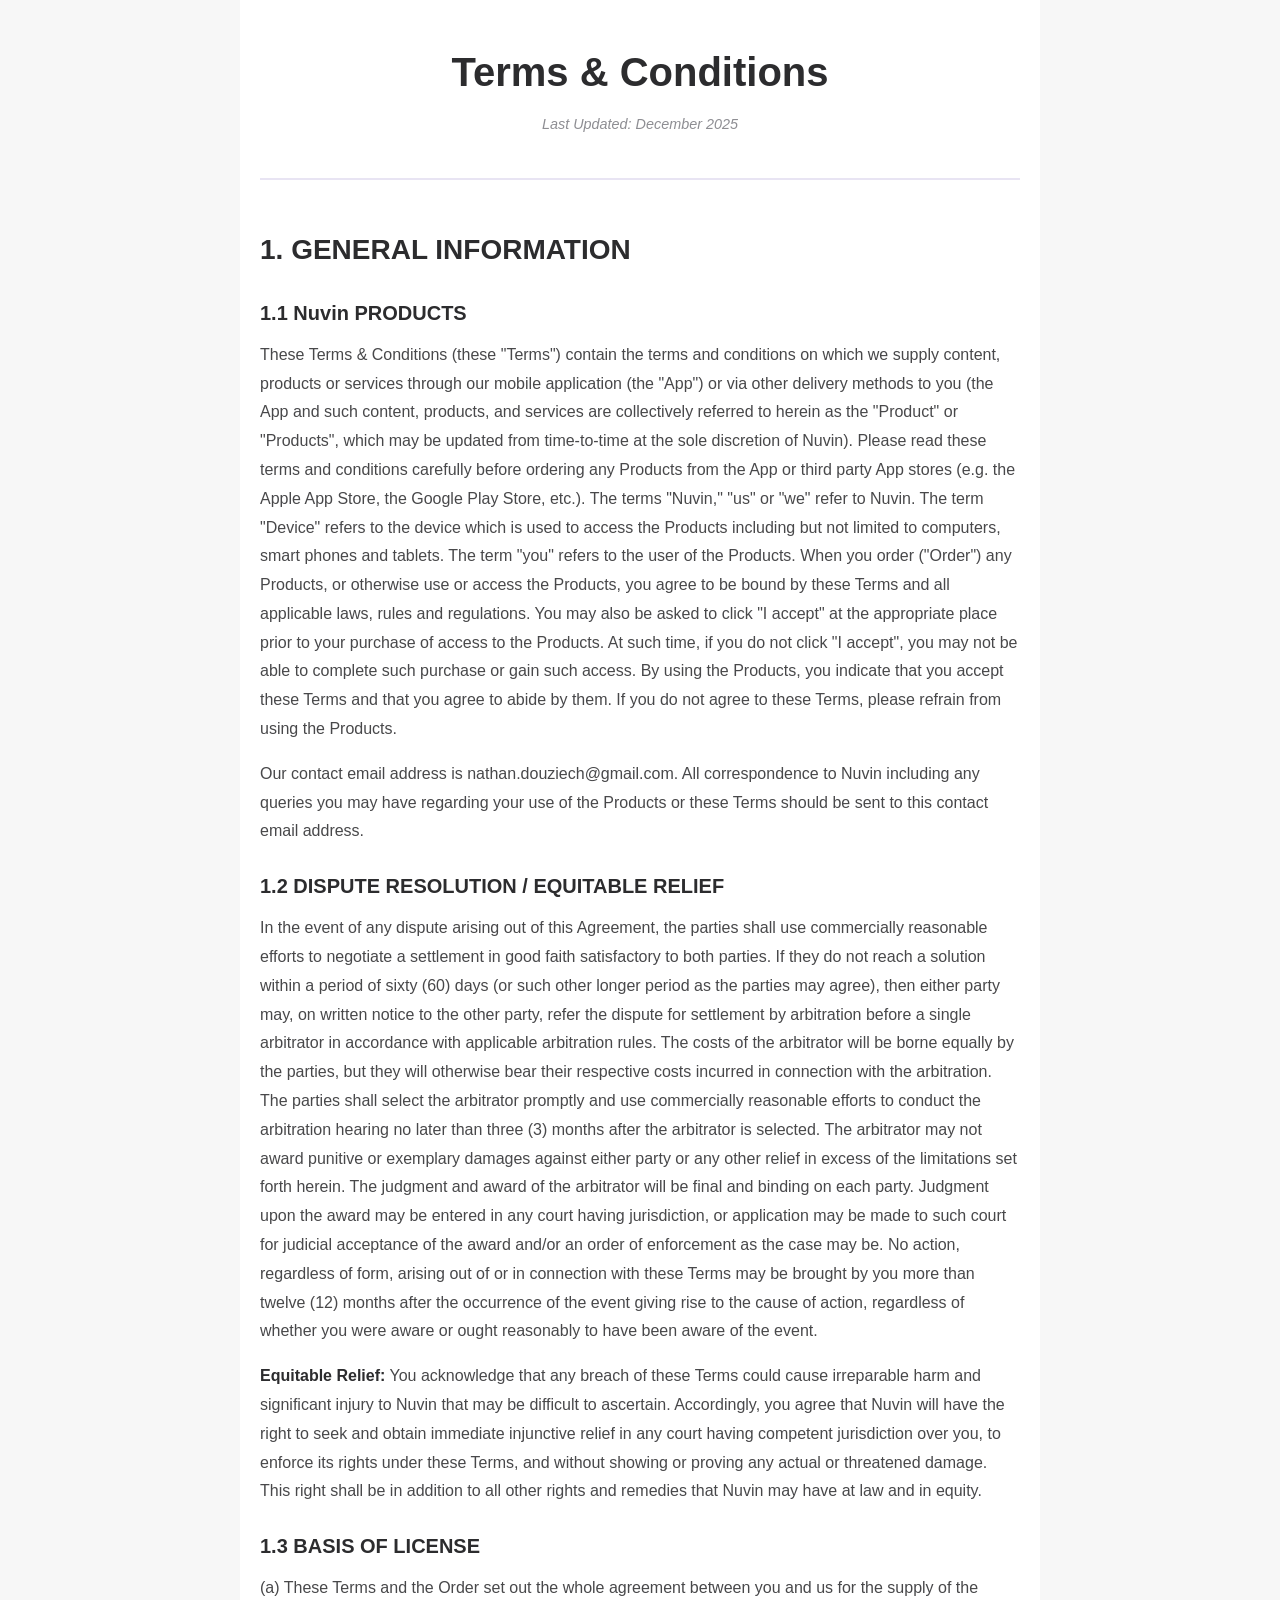
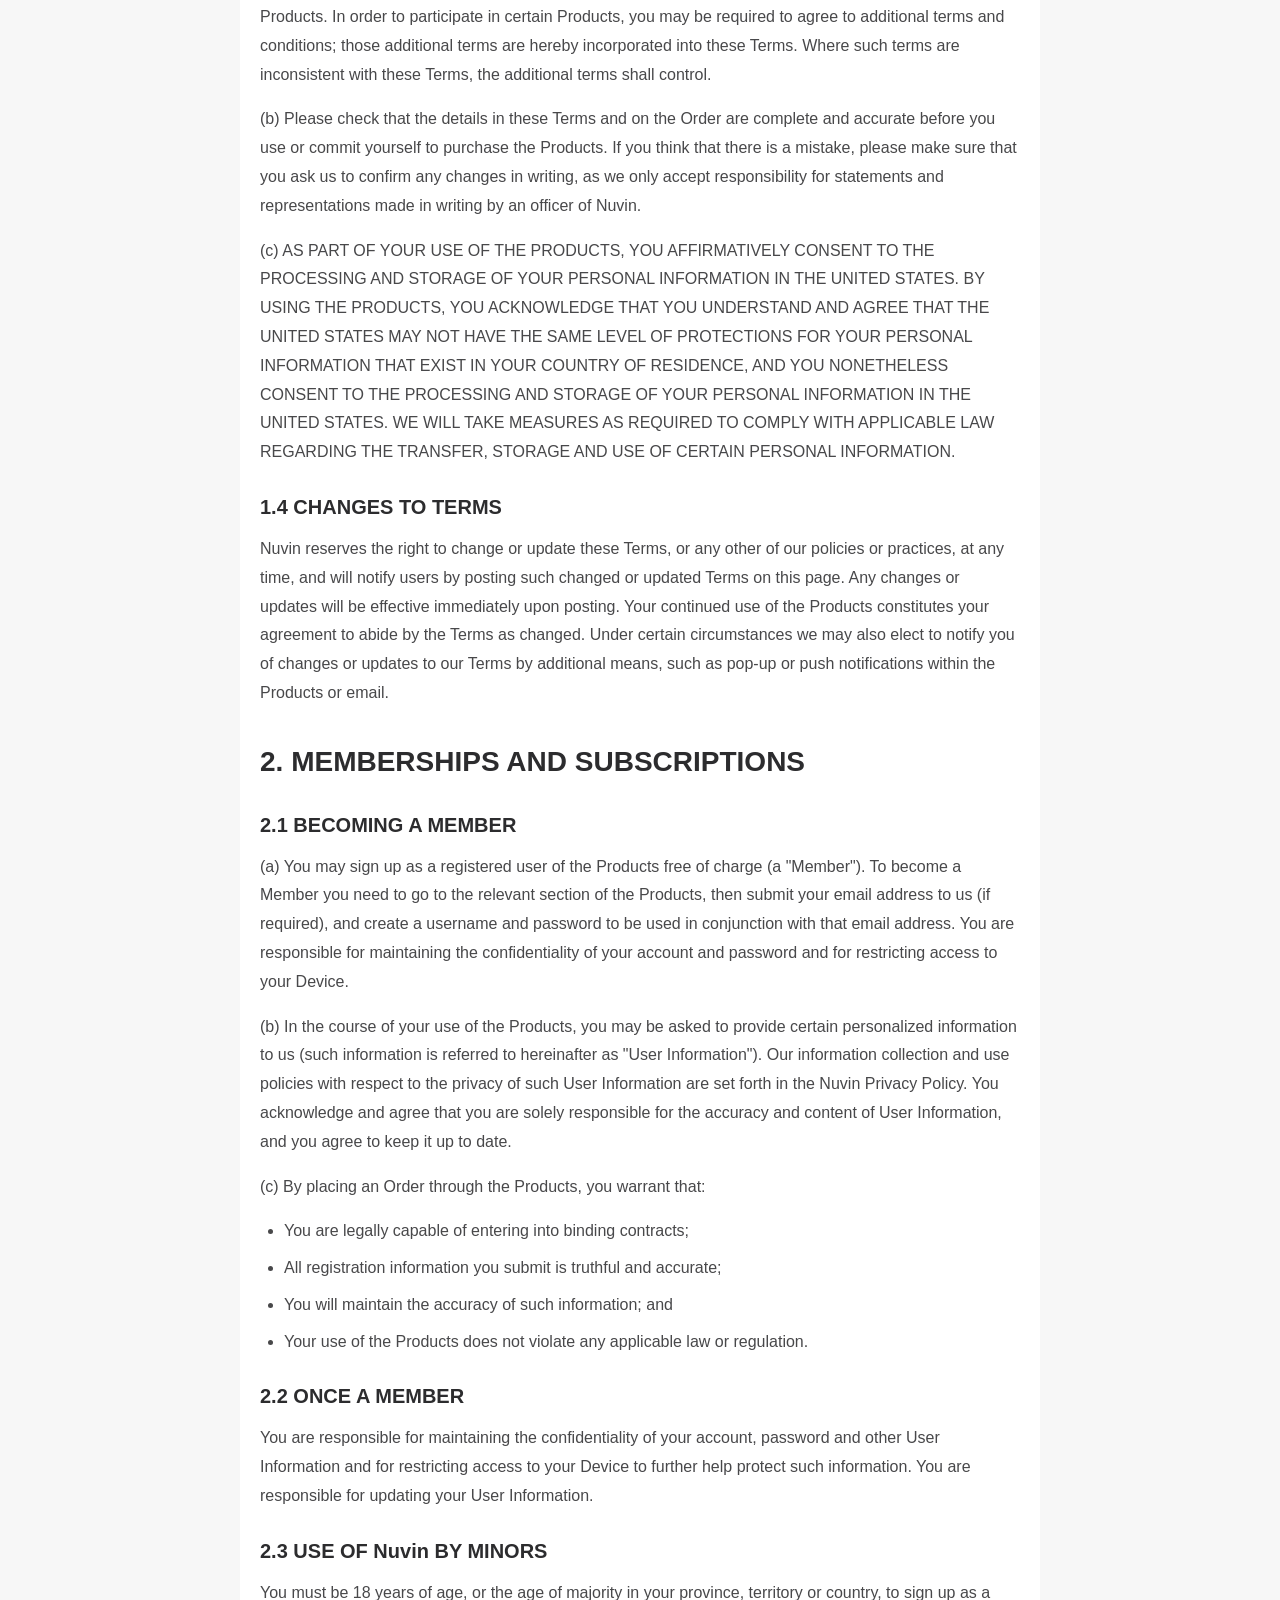
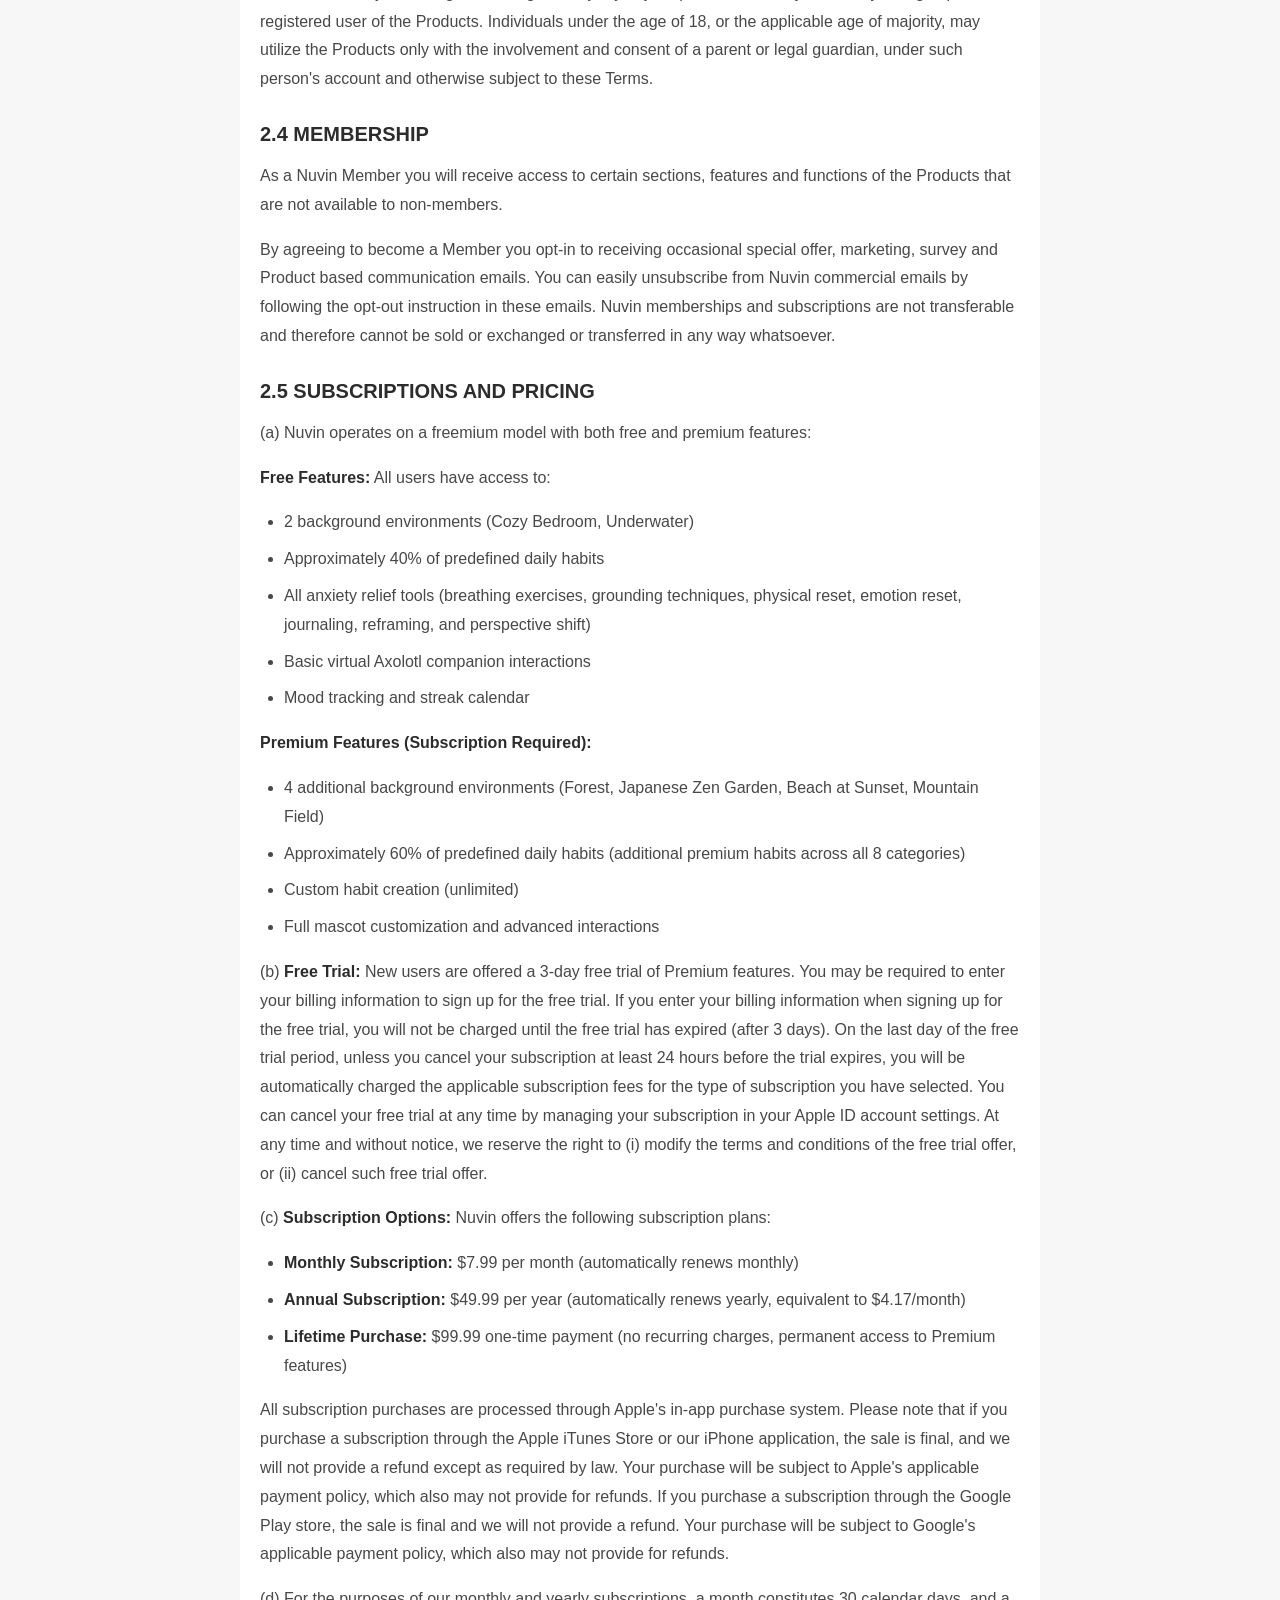
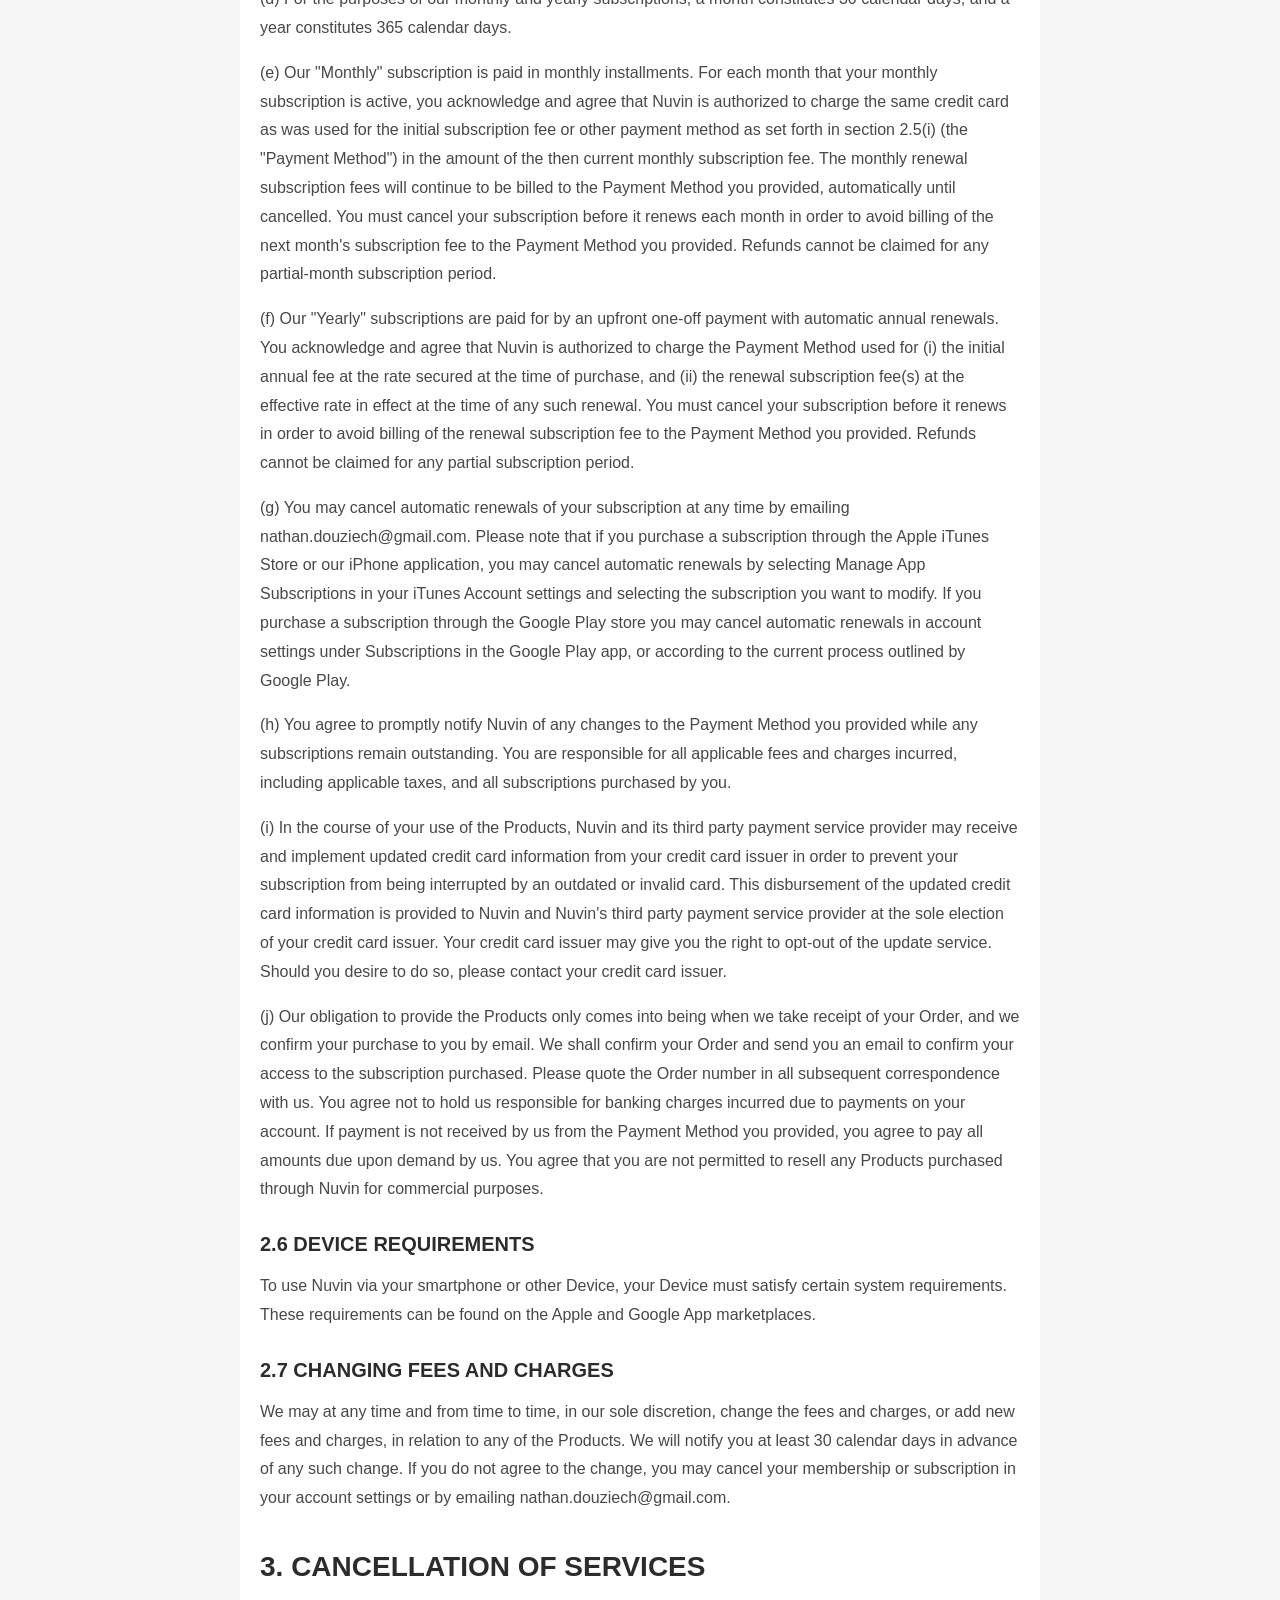
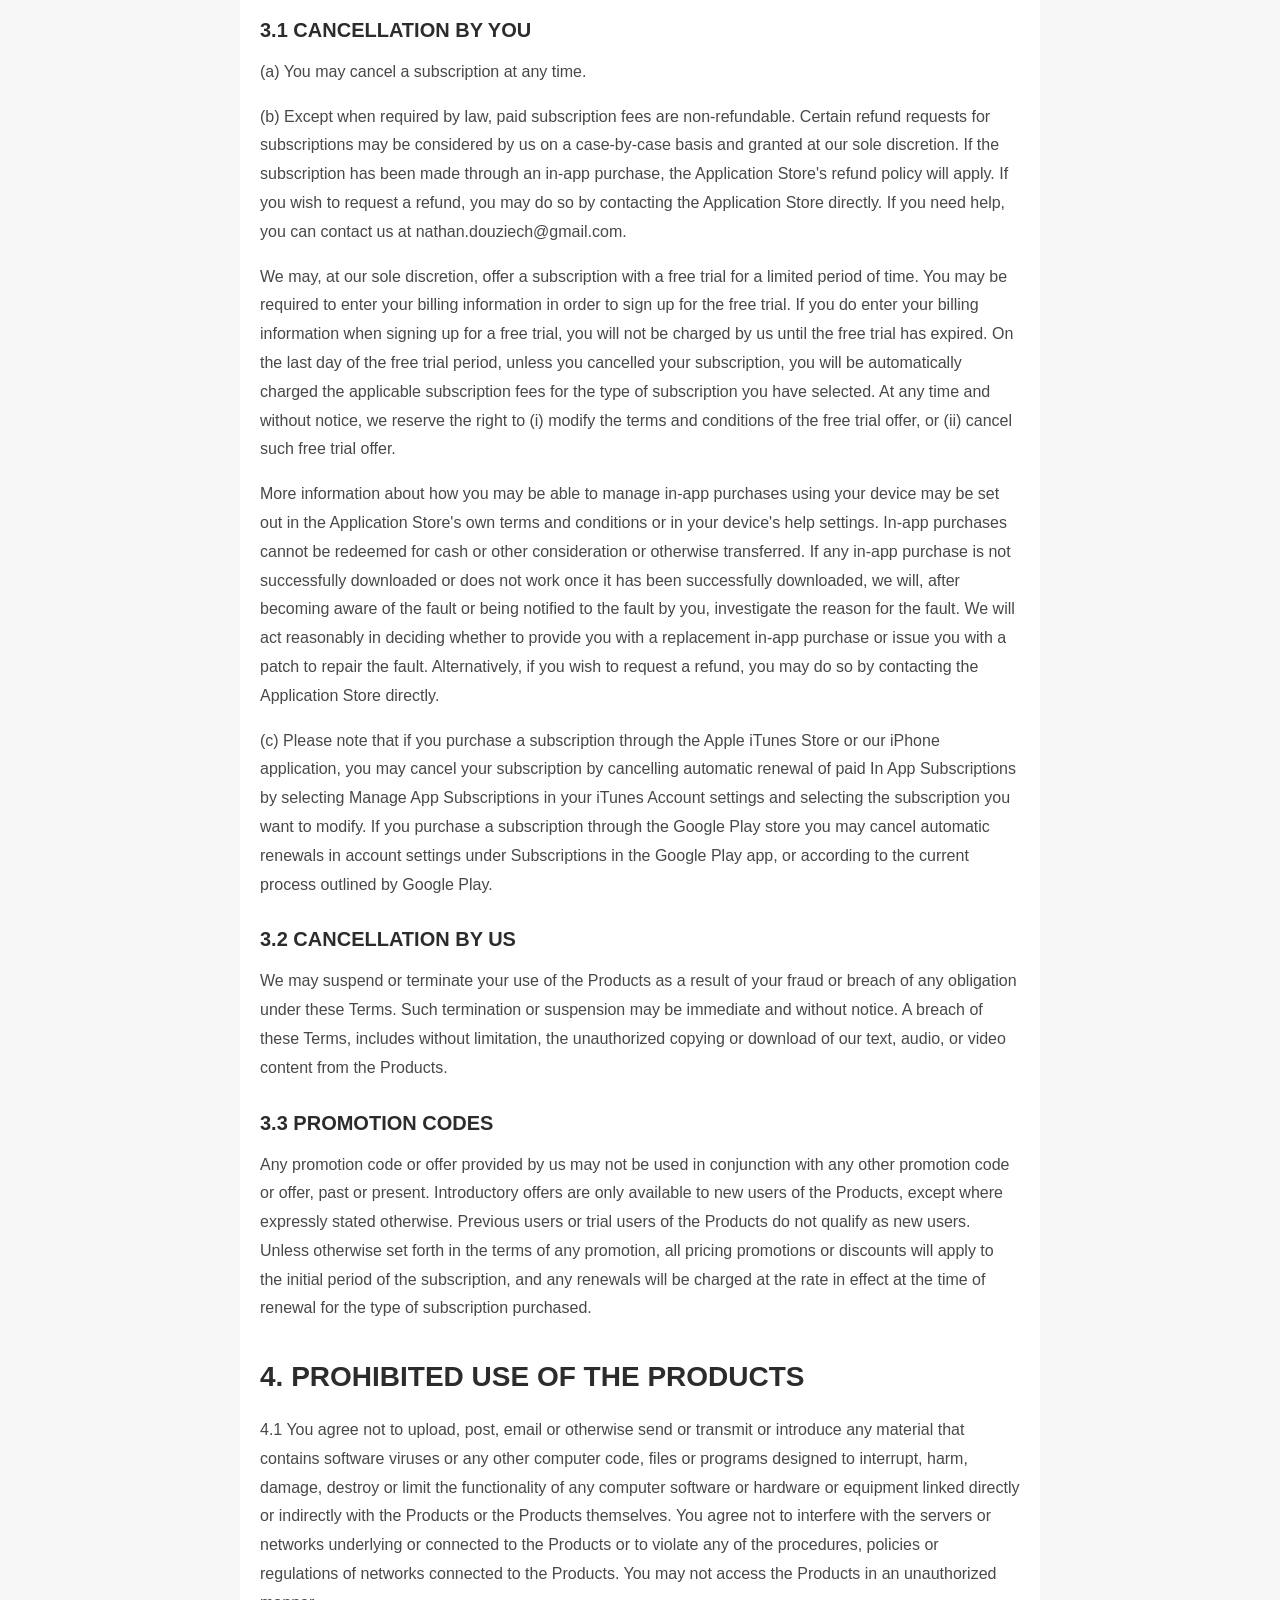
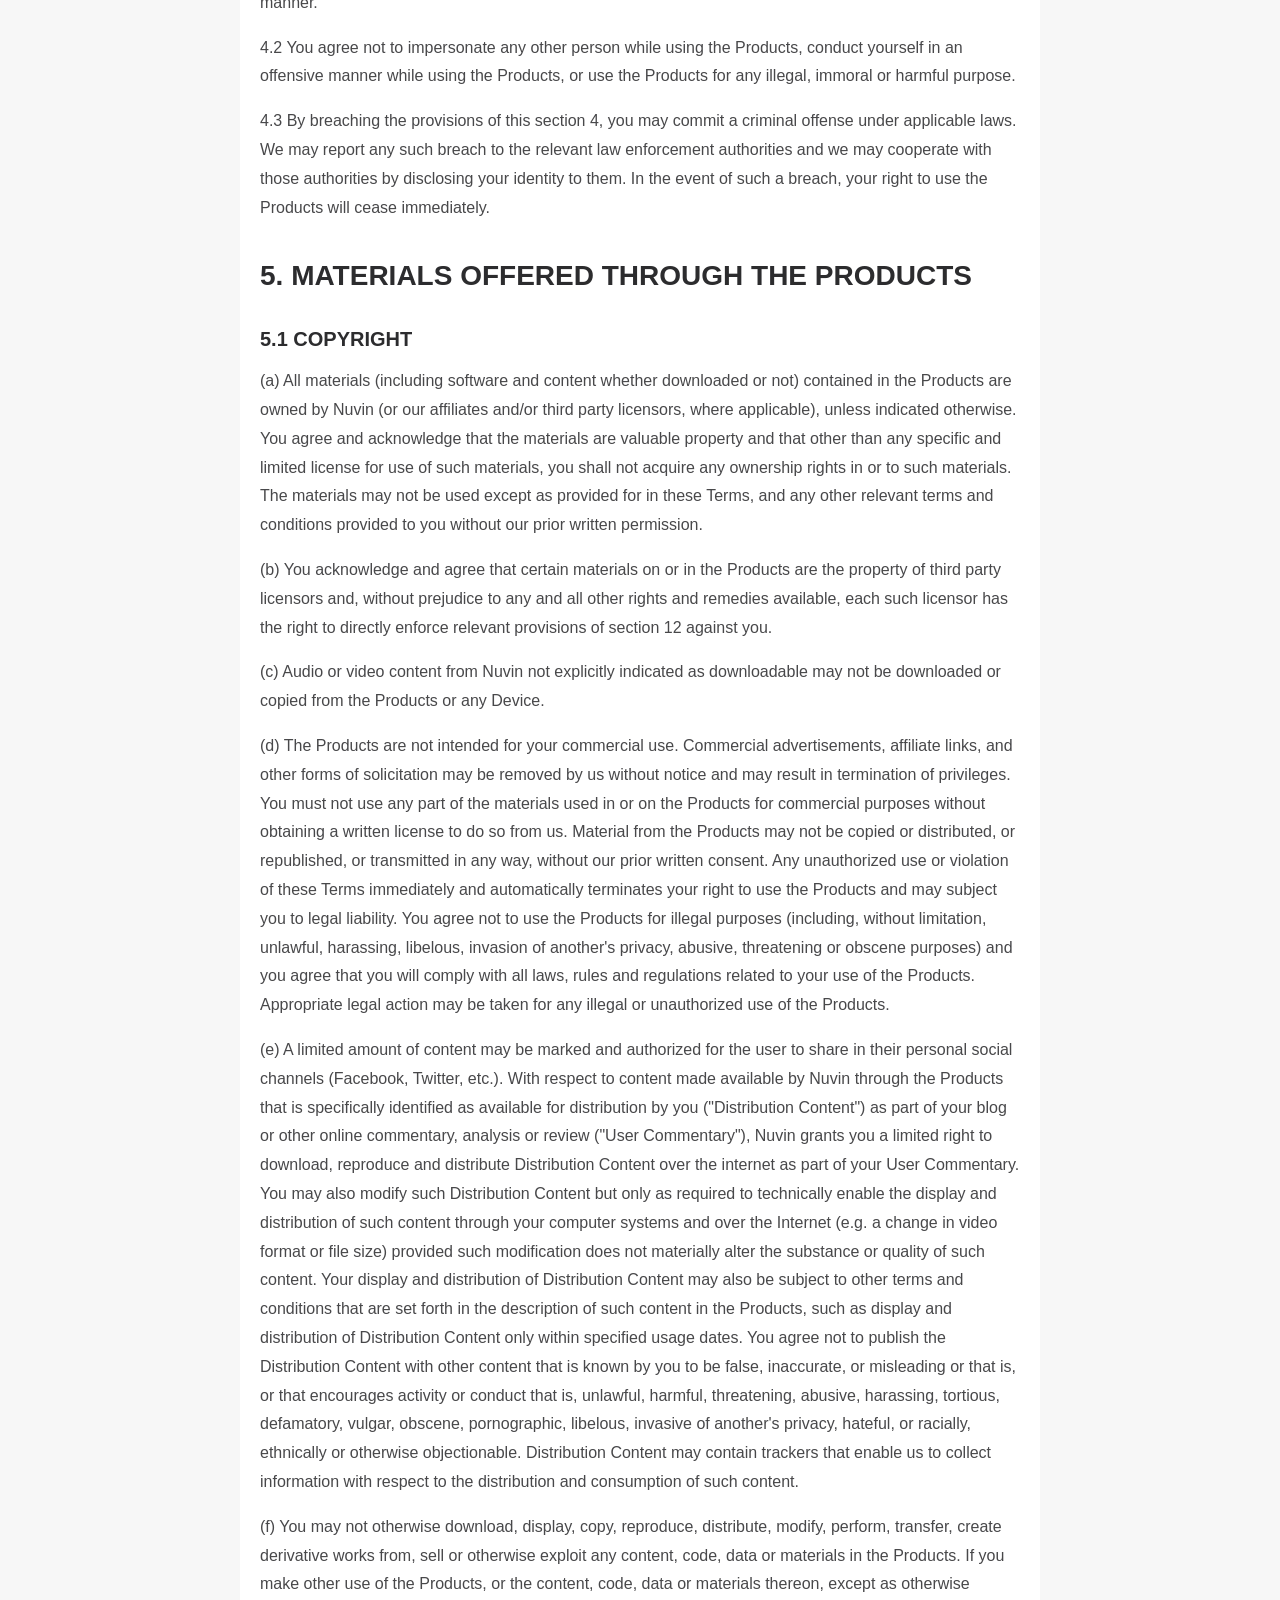
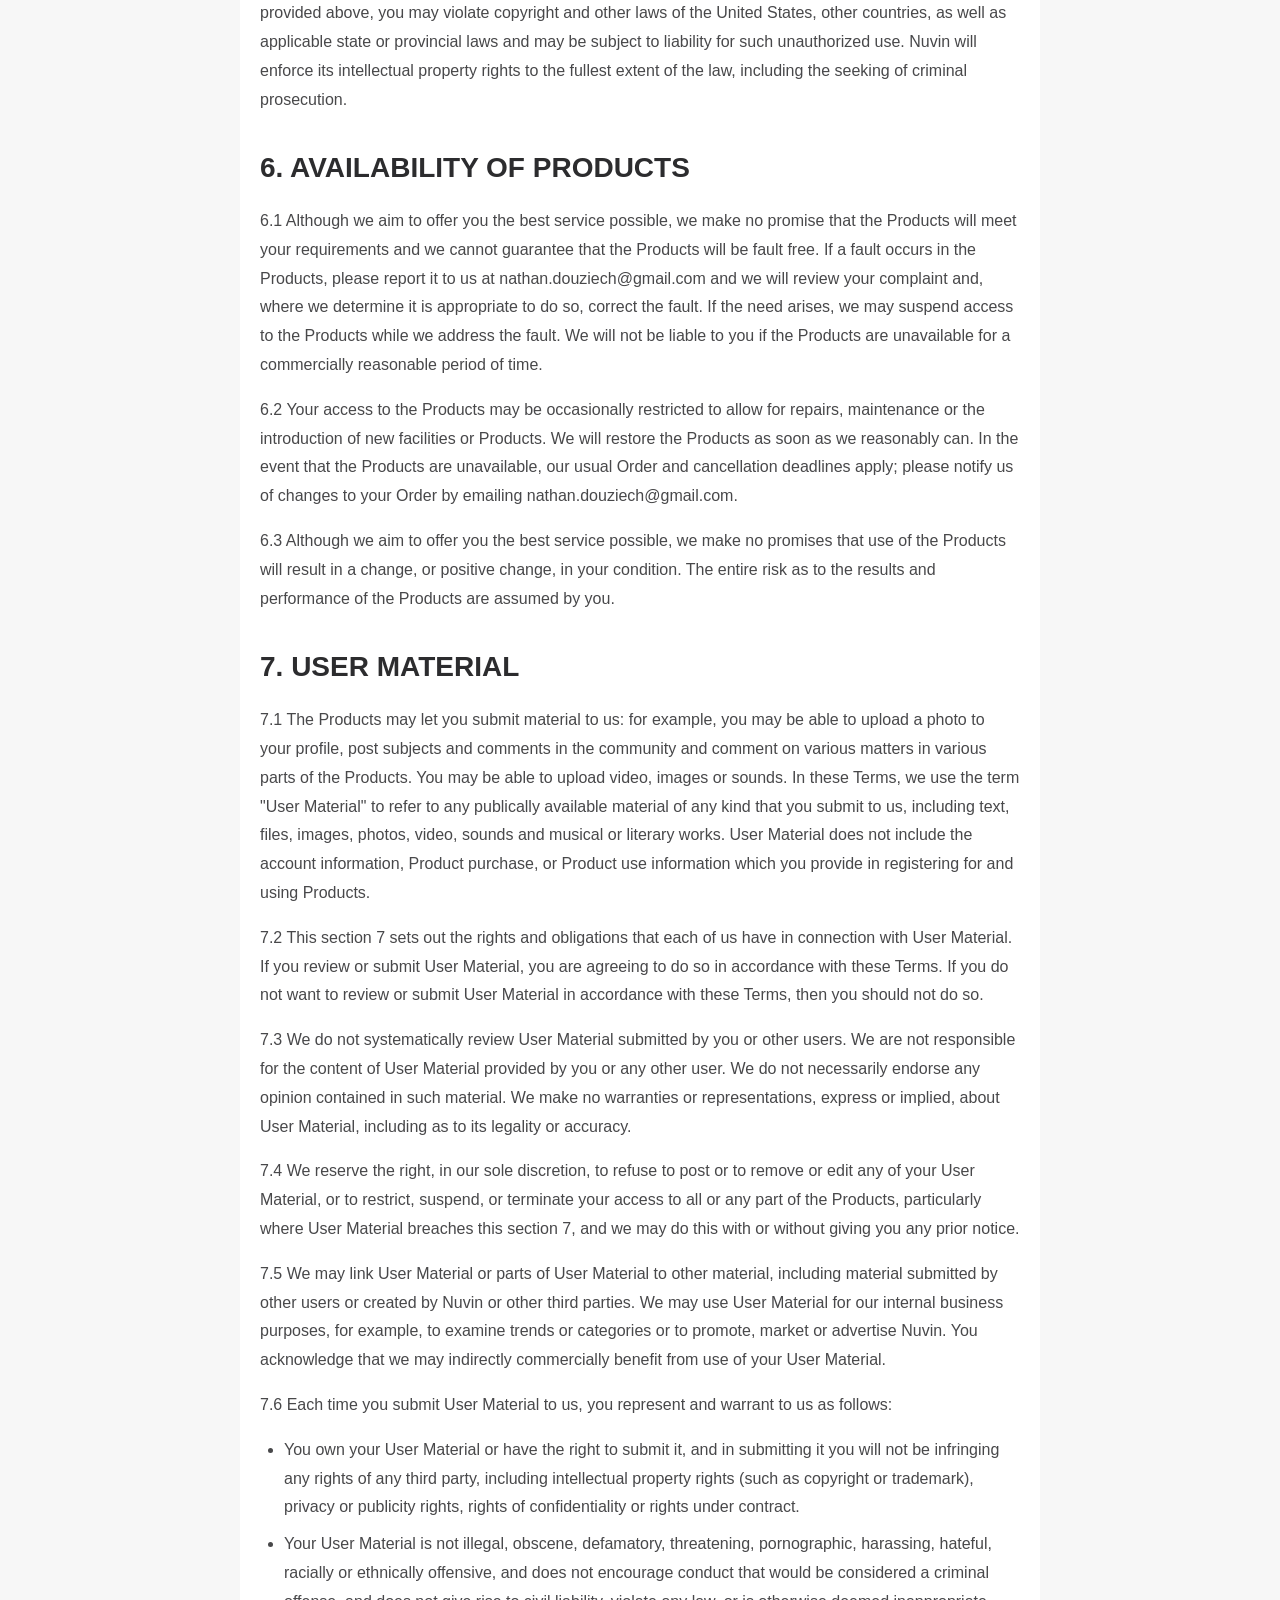
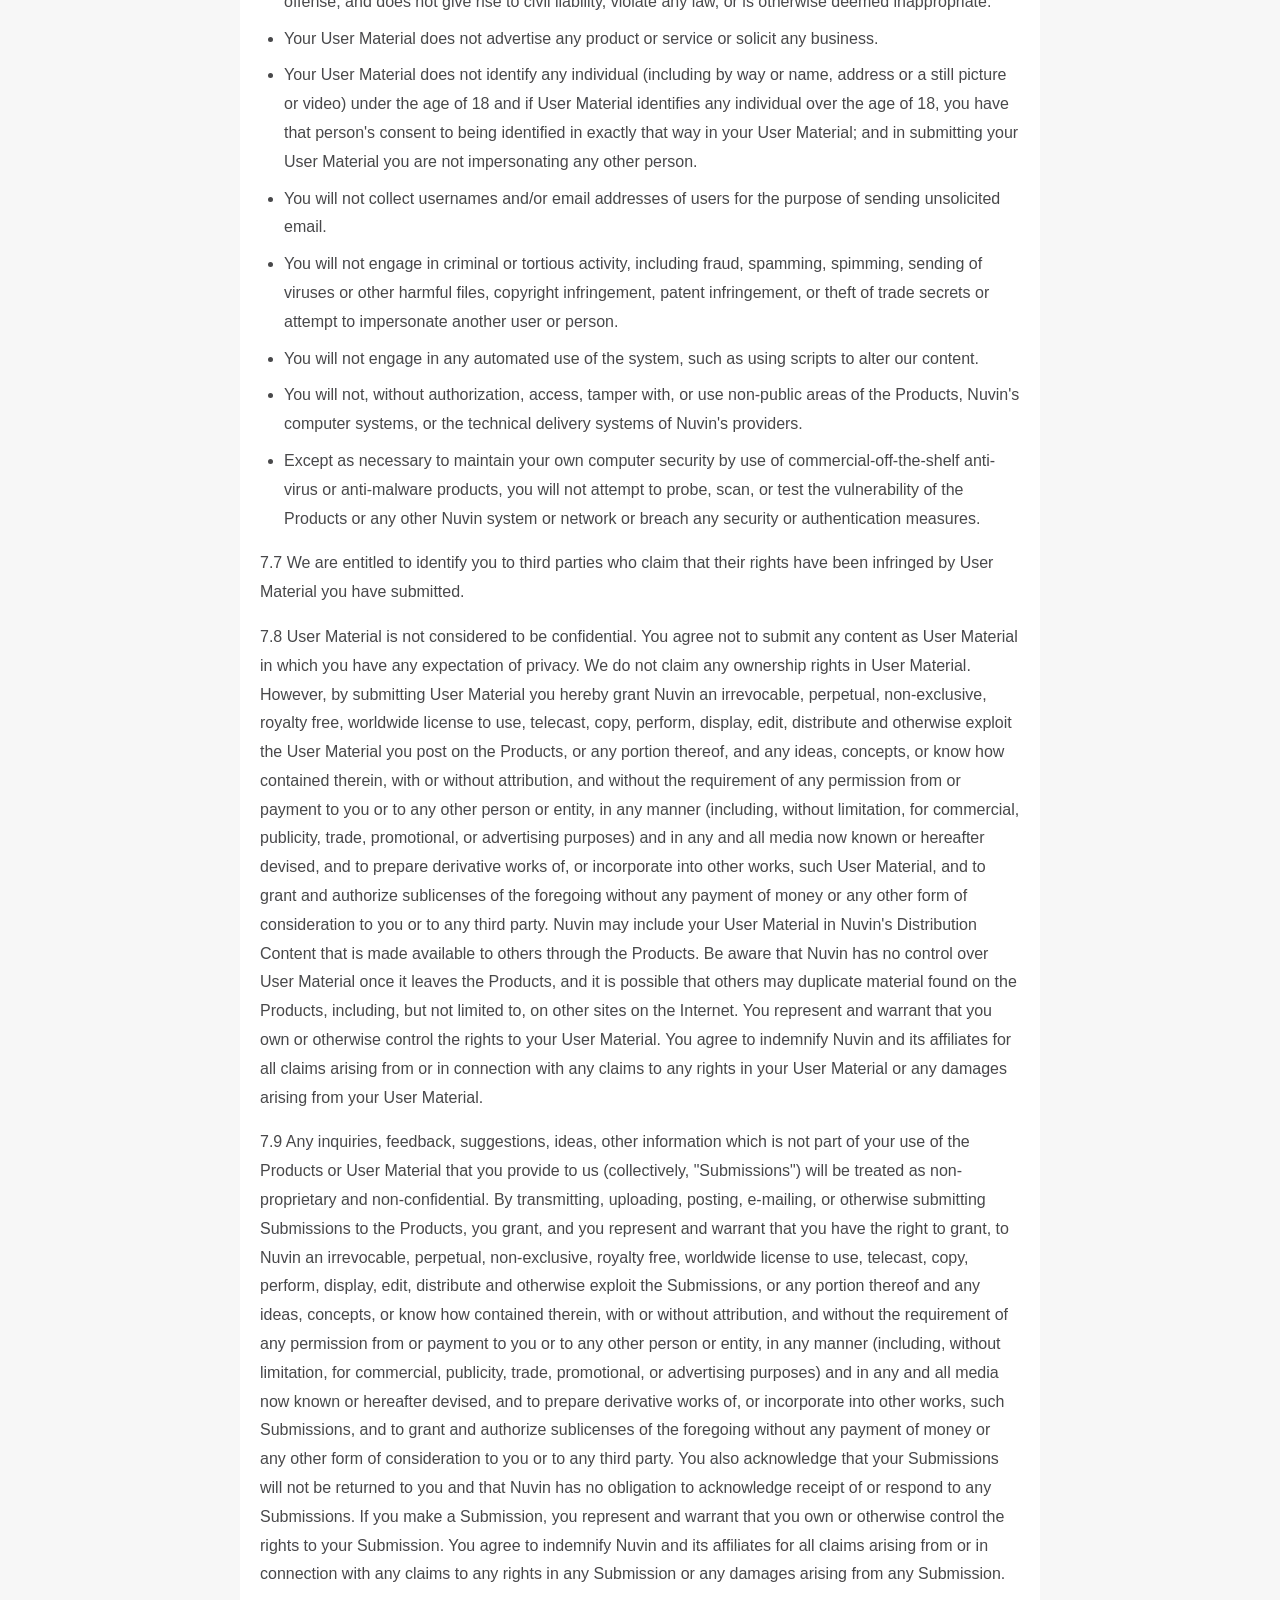
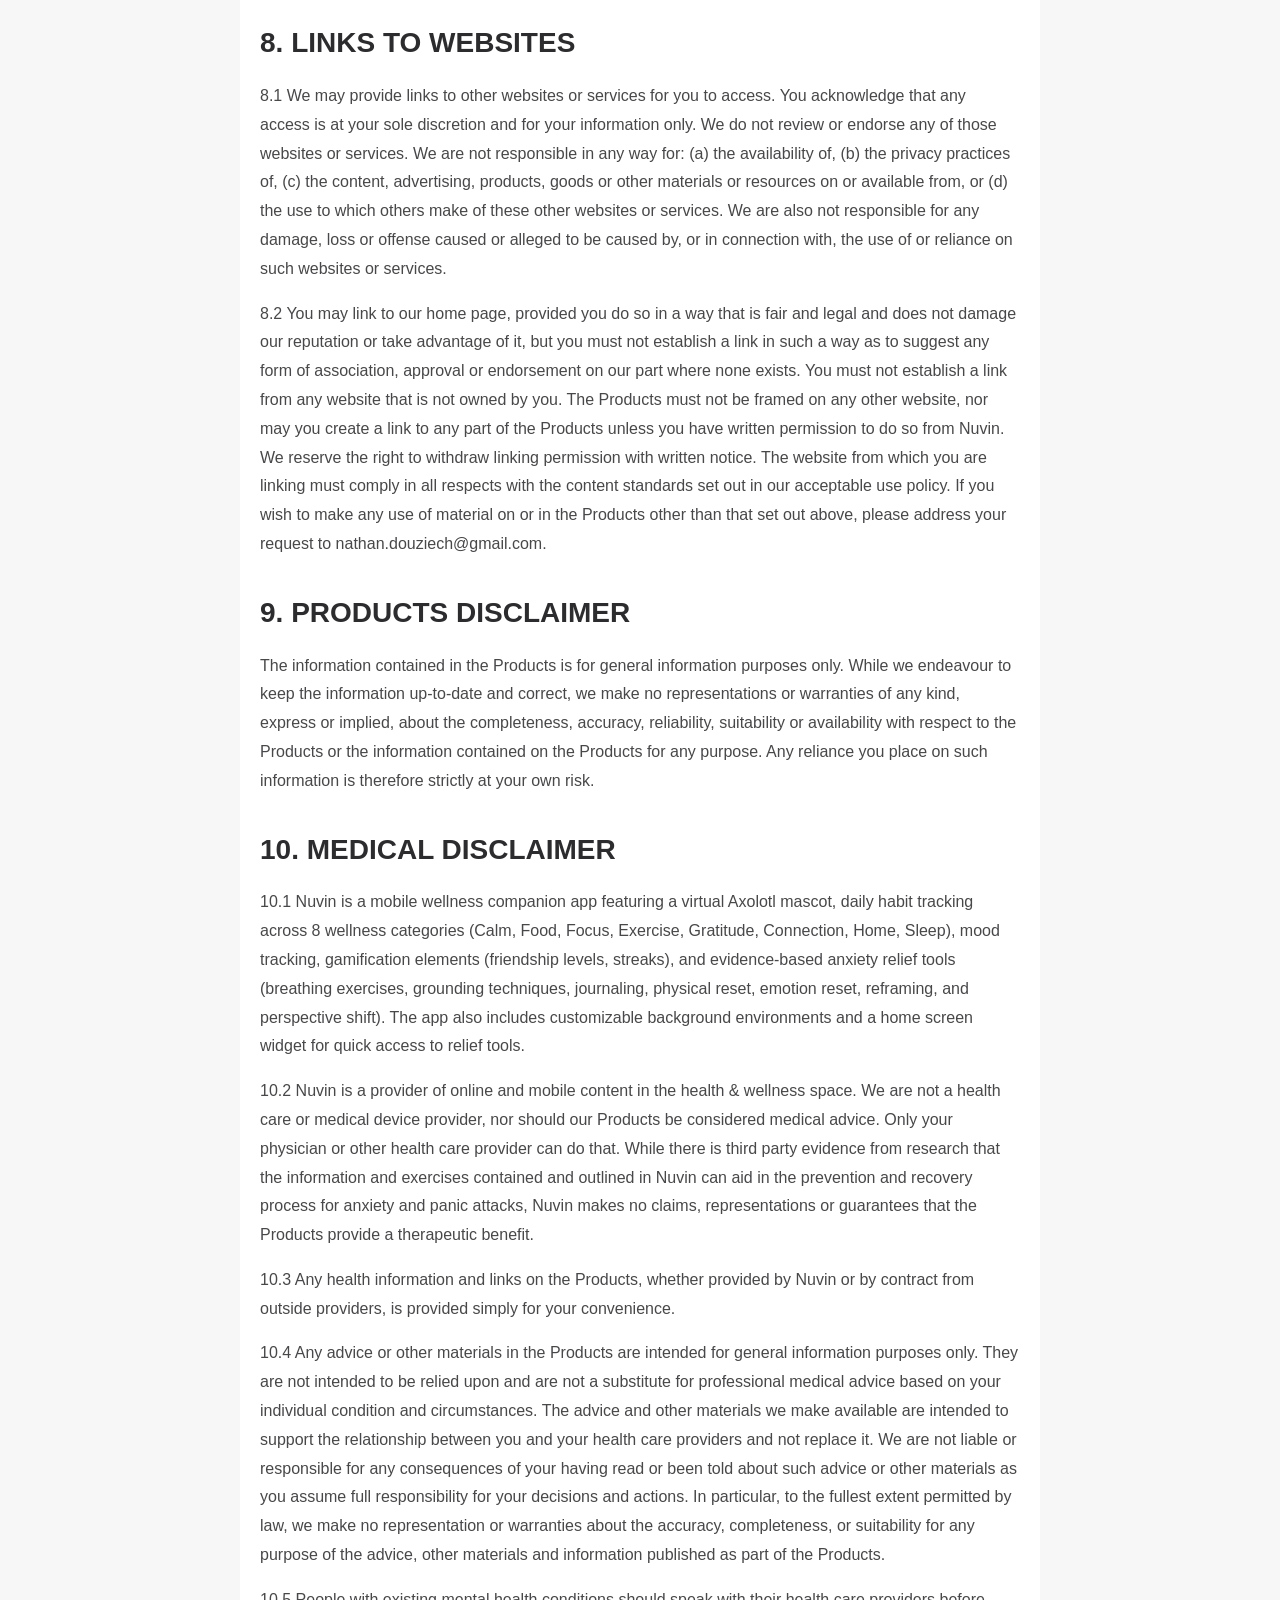
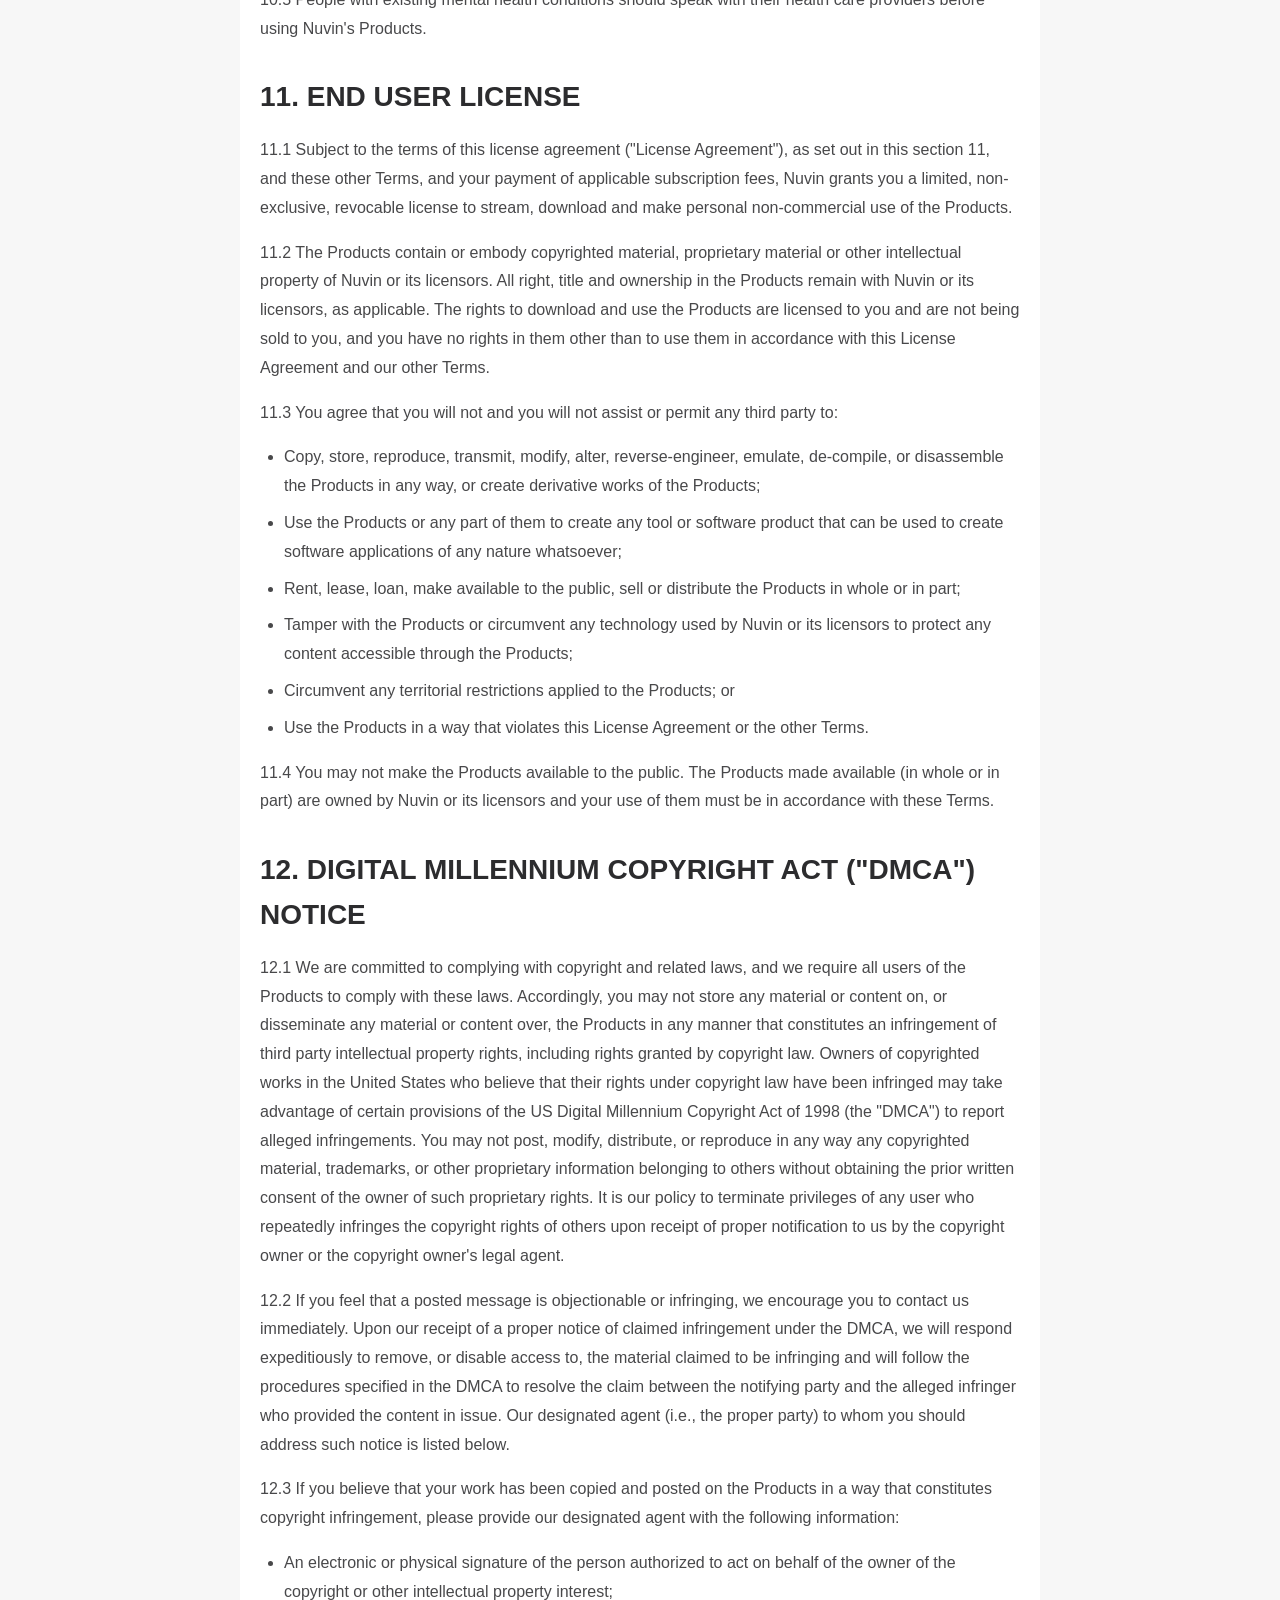
<file: docs/terms.html>
<!DOCTYPE html>
<html lang="en">
<head>
    <meta charset="UTF-8">
    <meta name="viewport" content="width=device-width, initial-scale=1.0">
    <title>Terms & Conditions - Nuvin</title>
    <link rel="stylesheet" href="style.css">
</head>
<body>
    <div class="container">
        <header>
            <h1>Terms & Conditions</h1>
            <p class="last-updated">Last Updated: December 2025</p>
        </header>

        <main>
            <section>
                <h2>1. GENERAL INFORMATION</h2>

                <h3>1.1 Nuvin PRODUCTS</h3>
                <p>These Terms & Conditions (these "Terms") contain the terms and conditions on which we supply content, products or services through our mobile application (the "App") or via other delivery methods to you (the App and such content, products, and services are collectively referred to herein as the "Product" or "Products", which may be updated from time-to-time at the sole discretion of Nuvin). Please read these terms and conditions carefully before ordering any Products from the App or third party App stores (e.g. the Apple App Store, the Google Play Store, etc.). The terms "Nuvin," "us" or "we" refer to Nuvin. The term "Device" refers to the device which is used to access the Products including but not limited to computers, smart phones and tablets. The term "you" refers to the user of the Products. When you order ("Order") any Products, or otherwise use or access the Products, you agree to be bound by these Terms and all applicable laws, rules and regulations. You may also be asked to click "I accept" at the appropriate place prior to your purchase of access to the Products. At such time, if you do not click "I accept", you may not be able to complete such purchase or gain such access. By using the Products, you indicate that you accept these Terms and that you agree to abide by them. If you do not agree to these Terms, please refrain from using the Products.</p>

                <p>Our contact email address is nathan.douziech@gmail.com. All correspondence to Nuvin including any queries you may have regarding your use of the Products or these Terms should be sent to this contact email address.</p>

                <h3>1.2 DISPUTE RESOLUTION / EQUITABLE RELIEF</h3>
                <p>In the event of any dispute arising out of this Agreement, the parties shall use commercially reasonable efforts to negotiate a settlement in good faith satisfactory to both parties. If they do not reach a solution within a period of sixty (60) days (or such other longer period as the parties may agree), then either party may, on written notice to the other party, refer the dispute for settlement by arbitration before a single arbitrator in accordance with applicable arbitration rules. The costs of the arbitrator will be borne equally by the parties, but they will otherwise bear their respective costs incurred in connection with the arbitration. The parties shall select the arbitrator promptly and use commercially reasonable efforts to conduct the arbitration hearing no later than three (3) months after the arbitrator is selected. The arbitrator may not award punitive or exemplary damages against either party or any other relief in excess of the limitations set forth herein. The judgment and award of the arbitrator will be final and binding on each party. Judgment upon the award may be entered in any court having jurisdiction, or application may be made to such court for judicial acceptance of the award and/or an order of enforcement as the case may be. No action, regardless of form, arising out of or in connection with these Terms may be brought by you more than twelve (12) months after the occurrence of the event giving rise to the cause of action, regardless of whether you were aware or ought reasonably to have been aware of the event.</p>

                <p><strong>Equitable Relief:</strong> You acknowledge that any breach of these Terms could cause irreparable harm and significant injury to Nuvin that may be difficult to ascertain. Accordingly, you agree that Nuvin will have the right to seek and obtain immediate injunctive relief in any court having competent jurisdiction over you, to enforce its rights under these Terms, and without showing or proving any actual or threatened damage. This right shall be in addition to all other rights and remedies that Nuvin may have at law and in equity.</p>

                <h3>1.3 BASIS OF LICENSE</h3>
                <p>(a) These Terms and the Order set out the whole agreement between you and us for the supply of the Products. In order to participate in certain Products, you may be required to agree to additional terms and conditions; those additional terms are hereby incorporated into these Terms. Where such terms are inconsistent with these Terms, the additional terms shall control.</p>

                <p>(b) Please check that the details in these Terms and on the Order are complete and accurate before you use or commit yourself to purchase the Products. If you think that there is a mistake, please make sure that you ask us to confirm any changes in writing, as we only accept responsibility for statements and representations made in writing by an officer of Nuvin.</p>

                <p>(c) AS PART OF YOUR USE OF THE PRODUCTS, YOU AFFIRMATIVELY CONSENT TO THE PROCESSING AND STORAGE OF YOUR PERSONAL INFORMATION IN THE UNITED STATES. BY USING THE PRODUCTS, YOU ACKNOWLEDGE THAT YOU UNDERSTAND AND AGREE THAT THE UNITED STATES MAY NOT HAVE THE SAME LEVEL OF PROTECTIONS FOR YOUR PERSONAL INFORMATION THAT EXIST IN YOUR COUNTRY OF RESIDENCE, AND YOU NONETHELESS CONSENT TO THE PROCESSING AND STORAGE OF YOUR PERSONAL INFORMATION IN THE UNITED STATES. WE WILL TAKE MEASURES AS REQUIRED TO COMPLY WITH APPLICABLE LAW REGARDING THE TRANSFER, STORAGE AND USE OF CERTAIN PERSONAL INFORMATION.</p>

                <h3>1.4 CHANGES TO TERMS</h3>
                <p>Nuvin reserves the right to change or update these Terms, or any other of our policies or practices, at any time, and will notify users by posting such changed or updated Terms on this page. Any changes or updates will be effective immediately upon posting. Your continued use of the Products constitutes your agreement to abide by the Terms as changed. Under certain circumstances we may also elect to notify you of changes or updates to our Terms by additional means, such as pop-up or push notifications within the Products or email.</p>
            </section>

            <section>
                <h2>2. MEMBERSHIPS AND SUBSCRIPTIONS</h2>

                <h3>2.1 BECOMING A MEMBER</h3>
                <p>(a) You may sign up as a registered user of the Products free of charge (a "Member"). To become a Member you need to go to the relevant section of the Products, then submit your email address to us (if required), and create a username and password to be used in conjunction with that email address. You are responsible for maintaining the confidentiality of your account and password and for restricting access to your Device.</p>

                <p>(b) In the course of your use of the Products, you may be asked to provide certain personalized information to us (such information is referred to hereinafter as "User Information"). Our information collection and use policies with respect to the privacy of such User Information are set forth in the Nuvin Privacy Policy. You acknowledge and agree that you are solely responsible for the accuracy and content of User Information, and you agree to keep it up to date.</p>

                <p>(c) By placing an Order through the Products, you warrant that:</p>
                <ul>
                    <li>You are legally capable of entering into binding contracts;</li>
                    <li>All registration information you submit is truthful and accurate;</li>
                    <li>You will maintain the accuracy of such information; and</li>
                    <li>Your use of the Products does not violate any applicable law or regulation.</li>
                </ul>

                <h3>2.2 ONCE A MEMBER</h3>
                <p>You are responsible for maintaining the confidentiality of your account, password and other User Information and for restricting access to your Device to further help protect such information. You are responsible for updating your User Information.</p>

                <h3>2.3 USE OF Nuvin BY MINORS</h3>
                <p>You must be 18 years of age, or the age of majority in your province, territory or country, to sign up as a registered user of the Products. Individuals under the age of 18, or the applicable age of majority, may utilize the Products only with the involvement and consent of a parent or legal guardian, under such person's account and otherwise subject to these Terms.</p>

                <h3>2.4 MEMBERSHIP</h3>
                <p>As a Nuvin Member you will receive access to certain sections, features and functions of the Products that are not available to non-members.</p>

                <p>By agreeing to become a Member you opt-in to receiving occasional special offer, marketing, survey and Product based communication emails. You can easily unsubscribe from Nuvin commercial emails by following the opt-out instruction in these emails. Nuvin memberships and subscriptions are not transferable and therefore cannot be sold or exchanged or transferred in any way whatsoever.</p>

                <h3>2.5 SUBSCRIPTIONS AND PRICING</h3>
                <p>(a) Nuvin operates on a freemium model with both free and premium features:</p>

                <p><strong>Free Features:</strong> All users have access to:</p>
                <ul>
                    <li>2 background environments (Cozy Bedroom, Underwater)</li>
                    <li>Approximately 40% of predefined daily habits</li>
                    <li>All anxiety relief tools (breathing exercises, grounding techniques, physical reset, emotion reset, journaling, reframing, and perspective shift)</li>
                    <li>Basic virtual Axolotl companion interactions</li>
                    <li>Mood tracking and streak calendar</li>
                </ul>

                <p><strong>Premium Features (Subscription Required):</strong></p>
                <ul>
                    <li>4 additional background environments (Forest, Japanese Zen Garden, Beach at Sunset, Mountain Field)</li>
                    <li>Approximately 60% of predefined daily habits (additional premium habits across all 8 categories)</li>
                    <li>Custom habit creation (unlimited)</li>
                    <li>Full mascot customization and advanced interactions</li>
                </ul>

                <p>(b) <strong>Free Trial:</strong> New users are offered a 3-day free trial of Premium features. You may be required to enter your billing information to sign up for the free trial. If you enter your billing information when signing up for the free trial, you will not be charged until the free trial has expired (after 3 days). On the last day of the free trial period, unless you cancel your subscription at least 24 hours before the trial expires, you will be automatically charged the applicable subscription fees for the type of subscription you have selected. You can cancel your free trial at any time by managing your subscription in your Apple ID account settings. At any time and without notice, we reserve the right to (i) modify the terms and conditions of the free trial offer, or (ii) cancel such free trial offer.</p>

                <p>(c) <strong>Subscription Options:</strong> Nuvin offers the following subscription plans:</p>
                <ul>
                    <li><strong>Monthly Subscription:</strong> $7.99 per month (automatically renews monthly)</li>
                    <li><strong>Annual Subscription:</strong> $49.99 per year (automatically renews yearly, equivalent to $4.17/month)</li>
                    <li><strong>Lifetime Purchase:</strong> $99.99 one-time payment (no recurring charges, permanent access to Premium features)</li>
                </ul>

                <p>All subscription purchases are processed through Apple's in-app purchase system. Please note that if you purchase a subscription through the Apple iTunes Store or our iPhone application, the sale is final, and we will not provide a refund except as required by law. Your purchase will be subject to Apple's applicable payment policy, which also may not provide for refunds. If you purchase a subscription through the Google Play store, the sale is final and we will not provide a refund. Your purchase will be subject to Google's applicable payment policy, which also may not provide for refunds.</p>

                <p>(d) For the purposes of our monthly and yearly subscriptions, a month constitutes 30 calendar days, and a year constitutes 365 calendar days.</p>

                <p>(e) Our "Monthly" subscription is paid in monthly installments. For each month that your monthly subscription is active, you acknowledge and agree that Nuvin is authorized to charge the same credit card as was used for the initial subscription fee or other payment method as set forth in section 2.5(i) (the "Payment Method") in the amount of the then current monthly subscription fee. The monthly renewal subscription fees will continue to be billed to the Payment Method you provided, automatically until cancelled. You must cancel your subscription before it renews each month in order to avoid billing of the next month's subscription fee to the Payment Method you provided. Refunds cannot be claimed for any partial-month subscription period.</p>

                <p>(f) Our "Yearly" subscriptions are paid for by an upfront one-off payment with automatic annual renewals. You acknowledge and agree that Nuvin is authorized to charge the Payment Method used for (i) the initial annual fee at the rate secured at the time of purchase, and (ii) the renewal subscription fee(s) at the effective rate in effect at the time of any such renewal. You must cancel your subscription before it renews in order to avoid billing of the renewal subscription fee to the Payment Method you provided. Refunds cannot be claimed for any partial subscription period.</p>

                <p>(g) You may cancel automatic renewals of your subscription at any time by emailing nathan.douziech@gmail.com. Please note that if you purchase a subscription through the Apple iTunes Store or our iPhone application, you may cancel automatic renewals by selecting Manage App Subscriptions in your iTunes Account settings and selecting the subscription you want to modify. If you purchase a subscription through the Google Play store you may cancel automatic renewals in account settings under Subscriptions in the Google Play app, or according to the current process outlined by Google Play.</p>

                <p>(h) You agree to promptly notify Nuvin of any changes to the Payment Method you provided while any subscriptions remain outstanding. You are responsible for all applicable fees and charges incurred, including applicable taxes, and all subscriptions purchased by you.</p>

                <p>(i) In the course of your use of the Products, Nuvin and its third party payment service provider may receive and implement updated credit card information from your credit card issuer in order to prevent your subscription from being interrupted by an outdated or invalid card. This disbursement of the updated credit card information is provided to Nuvin and Nuvin's third party payment service provider at the sole election of your credit card issuer. Your credit card issuer may give you the right to opt-out of the update service. Should you desire to do so, please contact your credit card issuer.</p>

                <p>(j) Our obligation to provide the Products only comes into being when we take receipt of your Order, and we confirm your purchase to you by email. We shall confirm your Order and send you an email to confirm your access to the subscription purchased. Please quote the Order number in all subsequent correspondence with us. You agree not to hold us responsible for banking charges incurred due to payments on your account. If payment is not received by us from the Payment Method you provided, you agree to pay all amounts due upon demand by us. You agree that you are not permitted to resell any Products purchased through Nuvin for commercial purposes.</p>

                <h3>2.6 DEVICE REQUIREMENTS</h3>
                <p>To use Nuvin via your smartphone or other Device, your Device must satisfy certain system requirements. These requirements can be found on the Apple and Google App marketplaces.</p>

                <h3>2.7 CHANGING FEES AND CHARGES</h3>
                <p>We may at any time and from time to time, in our sole discretion, change the fees and charges, or add new fees and charges, in relation to any of the Products. We will notify you at least 30 calendar days in advance of any such change. If you do not agree to the change, you may cancel your membership or subscription in your account settings or by emailing nathan.douziech@gmail.com.</p>
            </section>

            <section>
                <h2>3. CANCELLATION OF SERVICES</h2>

                <h3>3.1 CANCELLATION BY YOU</h3>
                <p>(a) You may cancel a subscription at any time.</p>

                <p>(b) Except when required by law, paid subscription fees are non-refundable. Certain refund requests for subscriptions may be considered by us on a case-by-case basis and granted at our sole discretion. If the subscription has been made through an in-app purchase, the Application Store's refund policy will apply. If you wish to request a refund, you may do so by contacting the Application Store directly. If you need help, you can contact us at nathan.douziech@gmail.com.</p>

                <p>We may, at our sole discretion, offer a subscription with a free trial for a limited period of time. You may be required to enter your billing information in order to sign up for the free trial. If you do enter your billing information when signing up for a free trial, you will not be charged by us until the free trial has expired. On the last day of the free trial period, unless you cancelled your subscription, you will be automatically charged the applicable subscription fees for the type of subscription you have selected. At any time and without notice, we reserve the right to (i) modify the terms and conditions of the free trial offer, or (ii) cancel such free trial offer.</p>

                <p>More information about how you may be able to manage in-app purchases using your device may be set out in the Application Store's own terms and conditions or in your device's help settings. In-app purchases cannot be redeemed for cash or other consideration or otherwise transferred. If any in-app purchase is not successfully downloaded or does not work once it has been successfully downloaded, we will, after becoming aware of the fault or being notified to the fault by you, investigate the reason for the fault. We will act reasonably in deciding whether to provide you with a replacement in-app purchase or issue you with a patch to repair the fault. Alternatively, if you wish to request a refund, you may do so by contacting the Application Store directly.</p>

                <p>(c) Please note that if you purchase a subscription through the Apple iTunes Store or our iPhone application, you may cancel your subscription by cancelling automatic renewal of paid In App Subscriptions by selecting Manage App Subscriptions in your iTunes Account settings and selecting the subscription you want to modify. If you purchase a subscription through the Google Play store you may cancel automatic renewals in account settings under Subscriptions in the Google Play app, or according to the current process outlined by Google Play.</p>

                <h3>3.2 CANCELLATION BY US</h3>
                <p>We may suspend or terminate your use of the Products as a result of your fraud or breach of any obligation under these Terms. Such termination or suspension may be immediate and without notice. A breach of these Terms, includes without limitation, the unauthorized copying or download of our text, audio, or video content from the Products.</p>

                <h3>3.3 PROMOTION CODES</h3>
                <p>Any promotion code or offer provided by us may not be used in conjunction with any other promotion code or offer, past or present. Introductory offers are only available to new users of the Products, except where expressly stated otherwise. Previous users or trial users of the Products do not qualify as new users. Unless otherwise set forth in the terms of any promotion, all pricing promotions or discounts will apply to the initial period of the subscription, and any renewals will be charged at the rate in effect at the time of renewal for the type of subscription purchased.</p>
            </section>

            <section>
                <h2>4. PROHIBITED USE OF THE PRODUCTS</h2>
                <p>4.1 You agree not to upload, post, email or otherwise send or transmit or introduce any material that contains software viruses or any other computer code, files or programs designed to interrupt, harm, damage, destroy or limit the functionality of any computer software or hardware or equipment linked directly or indirectly with the Products or the Products themselves. You agree not to interfere with the servers or networks underlying or connected to the Products or to violate any of the procedures, policies or regulations of networks connected to the Products. You may not access the Products in an unauthorized manner.</p>

                <p>4.2 You agree not to impersonate any other person while using the Products, conduct yourself in an offensive manner while using the Products, or use the Products for any illegal, immoral or harmful purpose.</p>

                <p>4.3 By breaching the provisions of this section 4, you may commit a criminal offense under applicable laws. We may report any such breach to the relevant law enforcement authorities and we may cooperate with those authorities by disclosing your identity to them. In the event of such a breach, your right to use the Products will cease immediately.</p>
            </section>

            <section>
                <h2>5. MATERIALS OFFERED THROUGH THE PRODUCTS</h2>

                <h3>5.1 COPYRIGHT</h3>
                <p>(a) All materials (including software and content whether downloaded or not) contained in the Products are owned by Nuvin (or our affiliates and/or third party licensors, where applicable), unless indicated otherwise. You agree and acknowledge that the materials are valuable property and that other than any specific and limited license for use of such materials, you shall not acquire any ownership rights in or to such materials. The materials may not be used except as provided for in these Terms, and any other relevant terms and conditions provided to you without our prior written permission.</p>

                <p>(b) You acknowledge and agree that certain materials on or in the Products are the property of third party licensors and, without prejudice to any and all other rights and remedies available, each such licensor has the right to directly enforce relevant provisions of section 12 against you.</p>

                <p>(c) Audio or video content from Nuvin not explicitly indicated as downloadable may not be downloaded or copied from the Products or any Device.</p>

                <p>(d) The Products are not intended for your commercial use. Commercial advertisements, affiliate links, and other forms of solicitation may be removed by us without notice and may result in termination of privileges. You must not use any part of the materials used in or on the Products for commercial purposes without obtaining a written license to do so from us. Material from the Products may not be copied or distributed, or republished, or transmitted in any way, without our prior written consent. Any unauthorized use or violation of these Terms immediately and automatically terminates your right to use the Products and may subject you to legal liability. You agree not to use the Products for illegal purposes (including, without limitation, unlawful, harassing, libelous, invasion of another's privacy, abusive, threatening or obscene purposes) and you agree that you will comply with all laws, rules and regulations related to your use of the Products. Appropriate legal action may be taken for any illegal or unauthorized use of the Products.</p>

                <p>(e) A limited amount of content may be marked and authorized for the user to share in their personal social channels (Facebook, Twitter, etc.). With respect to content made available by Nuvin through the Products that is specifically identified as available for distribution by you ("Distribution Content") as part of your blog or other online commentary, analysis or review ("User Commentary"), Nuvin grants you a limited right to download, reproduce and distribute Distribution Content over the internet as part of your User Commentary. You may also modify such Distribution Content but only as required to technically enable the display and distribution of such content through your computer systems and over the Internet (e.g. a change in video format or file size) provided such modification does not materially alter the substance or quality of such content. Your display and distribution of Distribution Content may also be subject to other terms and conditions that are set forth in the description of such content in the Products, such as display and distribution of Distribution Content only within specified usage dates. You agree not to publish the Distribution Content with other content that is known by you to be false, inaccurate, or misleading or that is, or that encourages activity or conduct that is, unlawful, harmful, threatening, abusive, harassing, tortious, defamatory, vulgar, obscene, pornographic, libelous, invasive of another's privacy, hateful, or racially, ethnically or otherwise objectionable. Distribution Content may contain trackers that enable us to collect information with respect to the distribution and consumption of such content.</p>

                <p>(f) You may not otherwise download, display, copy, reproduce, distribute, modify, perform, transfer, create derivative works from, sell or otherwise exploit any content, code, data or materials in the Products. If you make other use of the Products, or the content, code, data or materials thereon, except as otherwise provided above, you may violate copyright and other laws of the United States, other countries, as well as applicable state or provincial laws and may be subject to liability for such unauthorized use. Nuvin will enforce its intellectual property rights to the fullest extent of the law, including the seeking of criminal prosecution.</p>
            </section>

            <section>
                <h2>6. AVAILABILITY OF PRODUCTS</h2>
                <p>6.1 Although we aim to offer you the best service possible, we make no promise that the Products will meet your requirements and we cannot guarantee that the Products will be fault free. If a fault occurs in the Products, please report it to us at nathan.douziech@gmail.com and we will review your complaint and, where we determine it is appropriate to do so, correct the fault. If the need arises, we may suspend access to the Products while we address the fault. We will not be liable to you if the Products are unavailable for a commercially reasonable period of time.</p>

                <p>6.2 Your access to the Products may be occasionally restricted to allow for repairs, maintenance or the introduction of new facilities or Products. We will restore the Products as soon as we reasonably can. In the event that the Products are unavailable, our usual Order and cancellation deadlines apply; please notify us of changes to your Order by emailing nathan.douziech@gmail.com.</p>

                <p>6.3 Although we aim to offer you the best service possible, we make no promises that use of the Products will result in a change, or positive change, in your condition. The entire risk as to the results and performance of the Products are assumed by you.</p>
            </section>

            <section>
                <h2>7. USER MATERIAL</h2>
                <p>7.1 The Products may let you submit material to us: for example, you may be able to upload a photo to your profile, post subjects and comments in the community and comment on various matters in various parts of the Products. You may be able to upload video, images or sounds. In these Terms, we use the term "User Material" to refer to any publically available material of any kind that you submit to us, including text, files, images, photos, video, sounds and musical or literary works. User Material does not include the account information, Product purchase, or Product use information which you provide in registering for and using Products.</p>

                <p>7.2 This section 7 sets out the rights and obligations that each of us have in connection with User Material. If you review or submit User Material, you are agreeing to do so in accordance with these Terms. If you do not want to review or submit User Material in accordance with these Terms, then you should not do so.</p>

                <p>7.3 We do not systematically review User Material submitted by you or other users. We are not responsible for the content of User Material provided by you or any other user. We do not necessarily endorse any opinion contained in such material. We make no warranties or representations, express or implied, about User Material, including as to its legality or accuracy.</p>

                <p>7.4 We reserve the right, in our sole discretion, to refuse to post or to remove or edit any of your User Material, or to restrict, suspend, or terminate your access to all or any part of the Products, particularly where User Material breaches this section 7, and we may do this with or without giving you any prior notice.</p>

                <p>7.5 We may link User Material or parts of User Material to other material, including material submitted by other users or created by Nuvin or other third parties. We may use User Material for our internal business purposes, for example, to examine trends or categories or to promote, market or advertise Nuvin. You acknowledge that we may indirectly commercially benefit from use of your User Material.</p>

                <p>7.6 Each time you submit User Material to us, you represent and warrant to us as follows:</p>
                <ul>
                    <li>You own your User Material or have the right to submit it, and in submitting it you will not be infringing any rights of any third party, including intellectual property rights (such as copyright or trademark), privacy or publicity rights, rights of confidentiality or rights under contract.</li>
                    <li>Your User Material is not illegal, obscene, defamatory, threatening, pornographic, harassing, hateful, racially or ethnically offensive, and does not encourage conduct that would be considered a criminal offense, and does not give rise to civil liability, violate any law, or is otherwise deemed inappropriate.</li>
                    <li>Your User Material does not advertise any product or service or solicit any business.</li>
                    <li>Your User Material does not identify any individual (including by way or name, address or a still picture or video) under the age of 18 and if User Material identifies any individual over the age of 18, you have that person's consent to being identified in exactly that way in your User Material; and in submitting your User Material you are not impersonating any other person.</li>
                    <li>You will not collect usernames and/or email addresses of users for the purpose of sending unsolicited email.</li>
                    <li>You will not engage in criminal or tortious activity, including fraud, spamming, spimming, sending of viruses or other harmful files, copyright infringement, patent infringement, or theft of trade secrets or attempt to impersonate another user or person.</li>
                    <li>You will not engage in any automated use of the system, such as using scripts to alter our content.</li>
                    <li>You will not, without authorization, access, tamper with, or use non-public areas of the Products, Nuvin's computer systems, or the technical delivery systems of Nuvin's providers.</li>
                    <li>Except as necessary to maintain your own computer security by use of commercial-off-the-shelf anti-virus or anti-malware products, you will not attempt to probe, scan, or test the vulnerability of the Products or any other Nuvin system or network or breach any security or authentication measures.</li>
                </ul>

                <p>7.7 We are entitled to identify you to third parties who claim that their rights have been infringed by User Material you have submitted.</p>

                <p>7.8 User Material is not considered to be confidential. You agree not to submit any content as User Material in which you have any expectation of privacy. We do not claim any ownership rights in User Material. However, by submitting User Material you hereby grant Nuvin an irrevocable, perpetual, non-exclusive, royalty free, worldwide license to use, telecast, copy, perform, display, edit, distribute and otherwise exploit the User Material you post on the Products, or any portion thereof, and any ideas, concepts, or know how contained therein, with or without attribution, and without the requirement of any permission from or payment to you or to any other person or entity, in any manner (including, without limitation, for commercial, publicity, trade, promotional, or advertising purposes) and in any and all media now known or hereafter devised, and to prepare derivative works of, or incorporate into other works, such User Material, and to grant and authorize sublicenses of the foregoing without any payment of money or any other form of consideration to you or to any third party. Nuvin may include your User Material in Nuvin's Distribution Content that is made available to others through the Products. Be aware that Nuvin has no control over User Material once it leaves the Products, and it is possible that others may duplicate material found on the Products, including, but not limited to, on other sites on the Internet. You represent and warrant that you own or otherwise control the rights to your User Material. You agree to indemnify Nuvin and its affiliates for all claims arising from or in connection with any claims to any rights in your User Material or any damages arising from your User Material.</p>

                <p>7.9 Any inquiries, feedback, suggestions, ideas, other information which is not part of your use of the Products or User Material that you provide to us (collectively, "Submissions") will be treated as non-proprietary and non-confidential. By transmitting, uploading, posting, e-mailing, or otherwise submitting Submissions to the Products, you grant, and you represent and warrant that you have the right to grant, to Nuvin an irrevocable, perpetual, non-exclusive, royalty free, worldwide license to use, telecast, copy, perform, display, edit, distribute and otherwise exploit the Submissions, or any portion thereof and any ideas, concepts, or know how contained therein, with or without attribution, and without the requirement of any permission from or payment to you or to any other person or entity, in any manner (including, without limitation, for commercial, publicity, trade, promotional, or advertising purposes) and in any and all media now known or hereafter devised, and to prepare derivative works of, or incorporate into other works, such Submissions, and to grant and authorize sublicenses of the foregoing without any payment of money or any other form of consideration to you or to any third party. You also acknowledge that your Submissions will not be returned to you and that Nuvin has no obligation to acknowledge receipt of or respond to any Submissions. If you make a Submission, you represent and warrant that you own or otherwise control the rights to your Submission. You agree to indemnify Nuvin and its affiliates for all claims arising from or in connection with any claims to any rights in any Submission or any damages arising from any Submission.</p>
            </section>

            <section>
                <h2>8. LINKS TO WEBSITES</h2>
                <p>8.1 We may provide links to other websites or services for you to access. You acknowledge that any access is at your sole discretion and for your information only. We do not review or endorse any of those websites or services. We are not responsible in any way for: (a) the availability of, (b) the privacy practices of, (c) the content, advertising, products, goods or other materials or resources on or available from, or (d) the use to which others make of these other websites or services. We are also not responsible for any damage, loss or offense caused or alleged to be caused by, or in connection with, the use of or reliance on such websites or services.</p>

                <p>8.2 You may link to our home page, provided you do so in a way that is fair and legal and does not damage our reputation or take advantage of it, but you must not establish a link in such a way as to suggest any form of association, approval or endorsement on our part where none exists. You must not establish a link from any website that is not owned by you. The Products must not be framed on any other website, nor may you create a link to any part of the Products unless you have written permission to do so from Nuvin. We reserve the right to withdraw linking permission with written notice. The website from which you are linking must comply in all respects with the content standards set out in our acceptable use policy. If you wish to make any use of material on or in the Products other than that set out above, please address your request to nathan.douziech@gmail.com.</p>
            </section>

            <section>
                <h2>9. PRODUCTS DISCLAIMER</h2>
                <p>The information contained in the Products is for general information purposes only. While we endeavour to keep the information up-to-date and correct, we make no representations or warranties of any kind, express or implied, about the completeness, accuracy, reliability, suitability or availability with respect to the Products or the information contained on the Products for any purpose. Any reliance you place on such information is therefore strictly at your own risk.</p>
            </section>

            <section>
                <h2>10. MEDICAL DISCLAIMER</h2>
                <p>10.1 Nuvin is a mobile wellness companion app featuring a virtual Axolotl mascot, daily habit tracking across 8 wellness categories (Calm, Food, Focus, Exercise, Gratitude, Connection, Home, Sleep), mood tracking, gamification elements (friendship levels, streaks), and evidence-based anxiety relief tools (breathing exercises, grounding techniques, journaling, physical reset, emotion reset, reframing, and perspective shift). The app also includes customizable background environments and a home screen widget for quick access to relief tools.</p>

                <p>10.2 Nuvin is a provider of online and mobile content in the health & wellness space. We are not a health care or medical device provider, nor should our Products be considered medical advice. Only your physician or other health care provider can do that. While there is third party evidence from research that the information and exercises contained and outlined in Nuvin can aid in the prevention and recovery process for anxiety and panic attacks, Nuvin makes no claims, representations or guarantees that the Products provide a therapeutic benefit.</p>

                <p>10.3 Any health information and links on the Products, whether provided by Nuvin or by contract from outside providers, is provided simply for your convenience.</p>

                <p>10.4 Any advice or other materials in the Products are intended for general information purposes only. They are not intended to be relied upon and are not a substitute for professional medical advice based on your individual condition and circumstances. The advice and other materials we make available are intended to support the relationship between you and your health care providers and not replace it. We are not liable or responsible for any consequences of your having read or been told about such advice or other materials as you assume full responsibility for your decisions and actions. In particular, to the fullest extent permitted by law, we make no representation or warranties about the accuracy, completeness, or suitability for any purpose of the advice, other materials and information published as part of the Products.</p>

                <p>10.5 People with existing mental health conditions should speak with their health care providers before using Nuvin's Products.</p>
            </section>

            <section>
                <h2>11. END USER LICENSE</h2>
                <p>11.1 Subject to the terms of this license agreement ("License Agreement"), as set out in this section 11, and these other Terms, and your payment of applicable subscription fees, Nuvin grants you a limited, non-exclusive, revocable license to stream, download and make personal non-commercial use of the Products.</p>

                <p>11.2 The Products contain or embody copyrighted material, proprietary material or other intellectual property of Nuvin or its licensors. All right, title and ownership in the Products remain with Nuvin or its licensors, as applicable. The rights to download and use the Products are licensed to you and are not being sold to you, and you have no rights in them other than to use them in accordance with this License Agreement and our other Terms.</p>

                <p>11.3 You agree that you will not and you will not assist or permit any third party to:</p>
                <ul>
                    <li>Copy, store, reproduce, transmit, modify, alter, reverse-engineer, emulate, de-compile, or disassemble the Products in any way, or create derivative works of the Products;</li>
                    <li>Use the Products or any part of them to create any tool or software product that can be used to create software applications of any nature whatsoever;</li>
                    <li>Rent, lease, loan, make available to the public, sell or distribute the Products in whole or in part;</li>
                    <li>Tamper with the Products or circumvent any technology used by Nuvin or its licensors to protect any content accessible through the Products;</li>
                    <li>Circumvent any territorial restrictions applied to the Products; or</li>
                    <li>Use the Products in a way that violates this License Agreement or the other Terms.</li>
                </ul>

                <p>11.4 You may not make the Products available to the public. The Products made available (in whole or in part) are owned by Nuvin or its licensors and your use of them must be in accordance with these Terms.</p>
            </section>

            <section>
                <h2>12. DIGITAL MILLENNIUM COPYRIGHT ACT ("DMCA") NOTICE</h2>
                <p>12.1 We are committed to complying with copyright and related laws, and we require all users of the Products to comply with these laws. Accordingly, you may not store any material or content on, or disseminate any material or content over, the Products in any manner that constitutes an infringement of third party intellectual property rights, including rights granted by copyright law. Owners of copyrighted works in the United States who believe that their rights under copyright law have been infringed may take advantage of certain provisions of the US Digital Millennium Copyright Act of 1998 (the "DMCA") to report alleged infringements. You may not post, modify, distribute, or reproduce in any way any copyrighted material, trademarks, or other proprietary information belonging to others without obtaining the prior written consent of the owner of such proprietary rights. It is our policy to terminate privileges of any user who repeatedly infringes the copyright rights of others upon receipt of proper notification to us by the copyright owner or the copyright owner's legal agent.</p>

                <p>12.2 If you feel that a posted message is objectionable or infringing, we encourage you to contact us immediately. Upon our receipt of a proper notice of claimed infringement under the DMCA, we will respond expeditiously to remove, or disable access to, the material claimed to be infringing and will follow the procedures specified in the DMCA to resolve the claim between the notifying party and the alleged infringer who provided the content in issue. Our designated agent (i.e., the proper party) to whom you should address such notice is listed below.</p>

                <p>12.3 If you believe that your work has been copied and posted on the Products in a way that constitutes copyright infringement, please provide our designated agent with the following information:</p>
                <ul>
                    <li>An electronic or physical signature of the person authorized to act on behalf of the owner of the copyright or other intellectual property interest;</li>
                    <li>A description of the copyrighted work or other intellectual property that you claim has been infringed;</li>
                    <li>A description of where the material that you claim is infringing is located on the Products;</li>
                    <li>Your address, telephone number, and email address;</li>
                    <li>A statement by you that you have a good faith belief that the disputed use is not authorized by the copyright or intellectual property owner, its agent, or the law; and</li>
                    <li>A statement by you, made under penalty of perjury, that the information contained in your report is accurate and that you are the copyright or intellectual property owner or authorized to act on the copyright or intellectual property owner's behalf.</li>
                </ul>

                <p>Our designated agent for notice of claims of copyright infringement can be reached as follows:</p>
                <p><strong>By E-Mail:</strong> nathan.douziech@gmail.com<br>
                <strong>Subject line:</strong> DMCA</p>
            </section>

            <section>
                <h2>13. GENERAL TERMS AND CONDITIONS</h2>

                <h3>13.1 ASSIGNMENT BY US</h3>
                <p>Nuvin may transfer its rights and obligations under these Terms to any company, firm or person at any time if it does not materially affect your rights under it. You may not transfer your rights or obligations under these Terms to anyone else. These Terms are personal to you and no third party is entitled to benefit under these Terms except as set out here.</p>

                <h3>13.2 INDEMNITY BY YOU</h3>
                <p>You agree to defend, indemnify and hold Nuvin and its directors, officers, members, investors, managers, employees and agents harmless from any and all claims, liabilities, costs and expenses, including reasonable attorneys' fees, arising in any way from your use of the Products, your placement or transmission of any message, content, information, software, or other submissions through the Products, or your breach or violation of the law or of these Terms. Nuvin reserves the right, at its own expense, to assume the exclusive defense and control of any matter otherwise subject to indemnification by you, and in such case, you agree to cooperate with Nuvin's defense of such claim.</p>

                <h3>13.3 WARRANTIES AND LIMITATIONS</h3>
                <p>(a) We warrant to you that any Product purchased from us will, on delivery, conform in all material respects with its description and be of reasonably satisfactory quality.</p>

                <p>(b) We warrant that we will use reasonable skill and care in making the Products available to you during your subscription.</p>

                <p>(c) Nothing in this sections 13.3 or otherwise in these Terms shall exclude or in any way limit Nuvin's liability for: fraud; death or personal injury caused by negligence; or liability to the extent the same may not be excluded or limited as a matter of law.</p>

                <p>(d) The Products and their content are otherwise provided on an "as is" basis and we make no representations or warranties of any kind with respect to them, including as to the accuracy, completeness or currency of the Products or their content. We assume no liability or responsibility for any errors or omissions in the content of the Products, or any failures, delays, or interruptions in the provision of the Products. We disclaim and exclude any express or implied warranties or representations, including any warranties as to merchantability or fitness for a particular purpose of the Products to the broadest extent permitted by law. We make no warranties or representations, express or implied, as to the timeliness, accuracy, quality, completeness or existence of the content and information posted on the Products. We make no warranties or representations, express or implied, for technical accessibility, fitness or flawlessness of the Products. We make no warranties or representations that your use of content and information posted on the Products will not infringe rights of third parties.</p>

                <p>(e) All conditions, warranties and other terms which might otherwise be implied by statute, common law or the law of equity are, to the extent permitted by law, excluded.</p>

                <h3>13.4 NO WAIVER</h3>
                <p>If we delay exercising or fail to exercise or enforce any right available to us under these Terms, such delay or failure does not constitute a waiver of that right or any other rights under these Terms.</p>

                <h3>13.5 FORCE MAJEURE</h3>
                <p>We will not be liable to you for any lack of performance, or the unavailability or failure, of the Products, or for any failure or delay by us to comply with these Terms, where such lack, unavailability or failure arises from any cause beyond our reasonable control.</p>

                <h3>13.6 INTERPRETATION</h3>
                <p>In these Terms, unless the context requires otherwise: i) any phrase introduced by the words "including", "include", "in particular", "for example" or any similar expression shall be construed as illustrative only and shall not be construed as limiting the generality of any preceding words; and ii) references to the singular include the plural and to the masculine include the feminine, and in each case vice versa.</p>

                <h3>13.7 ELECTRONIC COMMUNICATIONS</h3>
                <p>(a) Applicable laws require that some of the information or communications we send to you should be in writing. When using the Products, you agree to transact with us electronically, and that communication with us will be mainly electronic. We will contact you by e-mail or provide you with information by posting notices on the Products. You agree to this electronic means of communication and you acknowledge that all contracts, notices, information and other communications that we provide to you electronically comply with any legal requirement that such communications be in writing.</p>

                <p>(b) In order to retain a copy, please select "Print," and select the appropriate printer. If you do not have a printer, you can copy the text and the underlying agreement(s) and paste them into a new document in a word processor or a text editor on your computer and save the text.</p>

                <p>(c) You have the right to receive a paper copy of the communications. To receive a paper copy, please request it by emailing us at nathan.douziech@gmail.com.</p>

                <p>(d) We may charge you a reasonable service charge to mail you a paper copy of any communication. We will either include such service charge on our fee schedule or we will first inform you of the charge and provide you with the choice as to whether you still want us to send you a paper copy. Please be sure to state that you are requesting a copy of the particular communication.</p>

                <p>(e) To receive and view an electronic copy of the communications you must have the following equipment and software:</p>
                <ul>
                    <li>A personal computer or other device which is capable of accessing the Internet. Your access to this page verifies that your system/device meets these requirements.</li>
                    <li>an Internet web browser which is capable of supporting 128-bit SSL encrypted communications, JavaScript, and cookies. Your system or device must have 128-bit SSL encryption software. Your access to this page verifies that your browser and encryption software/device meet these requirements.</li>
                </ul>

                <p>(f) To retain a copy, you must either have a printer connected to your personal computer or other device or, alternatively, the ability to save a copy through use of printing service or software such as Adobe Acrobat®. If you have a word processor or text editor program on your computer, then you can also copy the text and paste the text into a new document in the word processor or text editor and save the text.</p>

                <p>(g) You can also contact us via email at nathan.douziech@gmail.com to withdraw your consent to receive any future communications electronically, including if the system requirements described above change and you no longer possess the required system. If you withdraw your consent, we may terminate your use of the Products.</p>

                <p>(h) We reserve the right, in our sole discretion, to discontinue the provision of your electronic communications, or to terminate or change the terms and conditions on which we provide electronic communications. We will provide you with notice of any such termination or change as required by law.</p>

                <h3>13.8 NOTICES</h3>
                <p>Unless otherwise specifically indicated, all notices given by you to us must be given to Nuvin at nathan.douziech@gmail.com. We may give notice to you at the e-mail address you provide to us when you register, or in any of the ways specified in section 13.7 above. Notice will be deemed received and properly served immediately when posted on the Products or when an e-mail or other electronic communication is sent. In proving the service of any notice via email, it will be sufficient to prove that such e-mail was sent to the specified e-mail address of the addressee.</p>

                <h3>13.9 ENTIRE AGREEMENT</h3>
                <p>These Terms and any document expressly referred to in them constitute the whole agreement between us and supersede all previous discussions, correspondence, negotiations, previous arrangement, understanding or agreement between us relating to their subject matter. We each acknowledge that neither of us relies on, or will have any remedies in respect of, any representation or warranty (whether made innocently or negligently) that is not set out in these Terms or the documents referred to in them. Each of us agrees that our only liability in respect of those representations and warranties that are set out in this agreement (whether made innocently or negligently) will be for breach of contract. Nothing in this section limits or excludes any liability for fraud.</p>

                <h3>13.10 THIRD PARTY RIGHTS</h3>
                <p>A person who is not party to these Terms will not, subject to section 12 (DMCA), have any rights under or in connection with these Terms.</p>

                <h3>13.11 OUR LIABILITY</h3>
                <p>(a) We will use reasonable endeavors to remedy faults in the Products. If we fail to comply with these Terms, we will be liable to you only for the purchase price of the Products in question. In addition, we will not be liable for:</p>
                <ul>
                    <li>Faulty operation of computers during the registration process or during completion of a subscription or during the transmission of any data and/or for incorrect or overly slow transmission of data by the internet provider and/or any damage that occurs due to information submitted by you not being received by us or not being received promptly or not being considered, as a consequence of technical faults with our software or hardware (whether or not they are within or outside of our control).</li>
                    <li>Any loss or damage due to viruses or other malicious software that may infect your Device, computer equipment, software, data or other property caused by you accessing, using or downloading from the Products, or from transmissions via emails or attachments received from us.</li>
                    <li>Any use of websites linked to the Products but operated by third parties.</li>
                </ul>

                <p>(b) To the extent permitted by law, Nuvin and its affiliates, suppliers, clients, or licensors (collectively, the "Protected Entities") shall not be liable for any consequential, exemplary or punitive damages arising from, or directly or indirectly related to, the use of, or the inability to use, the Products or the content, materials and functions related thereto, your provision of information via the Products, or lost business or lost sales, or any errors, viruses or bugs contained in the Products, even if such Protected Entity has been advised of the possibility of such damages. In no event shall the Protected Entities be liable for or in connection with any content posted, transmitted, exchanged or received by or on behalf of any user or other person on or through the Products. In no event shall the total aggregate liability of the Protected Entities to you for all damages, losses, and causes of action (whether in contract or tort, including, but not limited to, negligence or otherwise) arising from these terms of use or your use of the Products exceed, in the aggregate, the amount, if any, paid by you to Nuvin for your use of the Products.</p>

                <h3>13.12 SEVERABILITY</h3>
                <p>If any provision of these Terms is found unenforceable, then that provision will be severed from these Terms and not affect the validity and enforceability of any remaining provisions.</p>

                <h3>13.13 GOVERNING LAW</h3>
                <p>These Terms are governed by the laws of the United States, without regard to its conflict of law provisions.</p>
            </section>

            <div class="tagline">
                <p><strong>These Terms are effective and were last updated on December 2025.</strong></p>
            </div>
        </main>

        <footer>
            <p><a href="index.html">← Back to Home</a> | <a href="privacy.html">Privacy Policy</a></p>
        </footer>
    </div>
</body>
</html>
</file>
<file: docs/style.css>
/* Nuvin Legal Documents Stylesheet */

:root {
    --primary-purple: #8B7FC6;
    --light-purple: #E8E4F3;
    --text-dark: #2C2C2E;
    --text-medium: #48484A;
    --text-light: #8E8E93;
    --bg-white: #FFFFFF;
    --bg-light: #F7F7F7;
}

* {
    margin: 0;
    padding: 0;
    box-sizing: border-box;
}

body {
    font-family: -apple-system, BlinkMacSystemFont, 'Inter', 'Segoe UI', Roboto, sans-serif;
    line-height: 1.6;
    color: var(--text-medium);
    background-color: var(--bg-light);
}

.container {
    max-width: 800px;
    margin: 0 auto;
    padding: 40px 20px;
    background-color: var(--bg-white);
    min-height: 100vh;
}

header {
    text-align: center;
    margin-bottom: 48px;
    padding-bottom: 24px;
    border-bottom: 2px solid var(--light-purple);
}

header h1 {
    font-size: 2.5rem;
    font-weight: 700;
    color: var(--text-dark);
    margin-bottom: 8px;
}

.last-updated {
    font-size: 0.9rem;
    color: var(--text-light);
    font-style: italic;
}

main {
    margin-bottom: 48px;
}

section {
    margin-bottom: 32px;
}

h2 {
    font-size: 1.75rem;
    font-weight: 600;
    color: var(--text-dark);
    margin-top: 32px;
    margin-bottom: 16px;
}

h3 {
    font-size: 1.25rem;
    font-weight: 600;
    color: var(--text-dark);
    margin-top: 24px;
    margin-bottom: 12px;
}

p {
    margin-bottom: 16px;
    line-height: 1.8;
}

ul {
    margin-left: 24px;
    margin-bottom: 16px;
}

li {
    margin-bottom: 8px;
    line-height: 1.8;
}

strong {
    color: var(--text-dark);
    font-weight: 600;
}

a {
    color: var(--primary-purple);
    text-decoration: none;
    transition: opacity 0.2s ease;
}

a:hover {
    opacity: 0.7;
    text-decoration: underline;
}

.tagline {
    text-align: center;
    margin-top: 48px;
    padding: 24px;
    background-color: var(--light-purple);
    border-radius: 12px;
}

.tagline p {
    font-size: 1.1rem;
    color: var(--primary-purple);
    margin-bottom: 0;
}

footer {
    text-align: center;
    padding-top: 24px;
    border-top: 2px solid var(--light-purple);
    color: var(--text-light);
    font-size: 0.9rem;
}

/* Responsive Design */
@media (max-width: 768px) {
    .container {
        padding: 24px 16px;
    }

    header h1 {
        font-size: 2rem;
    }

    h2 {
        font-size: 1.5rem;
    }

    h3 {
        font-size: 1.1rem;
    }
}

/* Landing Page Specific Styles */
.hero {
    text-align: center;
    padding: 80px 20px;
}

.hero h1 {
    font-size: 3rem;
    color: var(--text-dark);
    margin-bottom: 16px;
}

.hero .subtitle {
    font-size: 1.25rem;
    color: var(--text-medium);
    margin-bottom: 32px;
}

.cta-button {
    display: inline-block;
    padding: 16px 32px;
    background-color: var(--primary-purple);
    color: white;
    border-radius: 12px;
    font-weight: 600;
    font-size: 1.1rem;
    transition: all 0.3s ease;
}

.cta-button:hover {
    background-color: #7A6FB5;
    transform: translateY(-2px);
    box-shadow: 0 4px 12px rgba(139, 127, 198, 0.3);
    text-decoration: none;
    opacity: 1;
}

.links {
    display: flex;
    justify-content: center;
    gap: 32px;
    margin-top: 48px;
}

.links a {
    font-size: 1.1rem;
}
</file>
